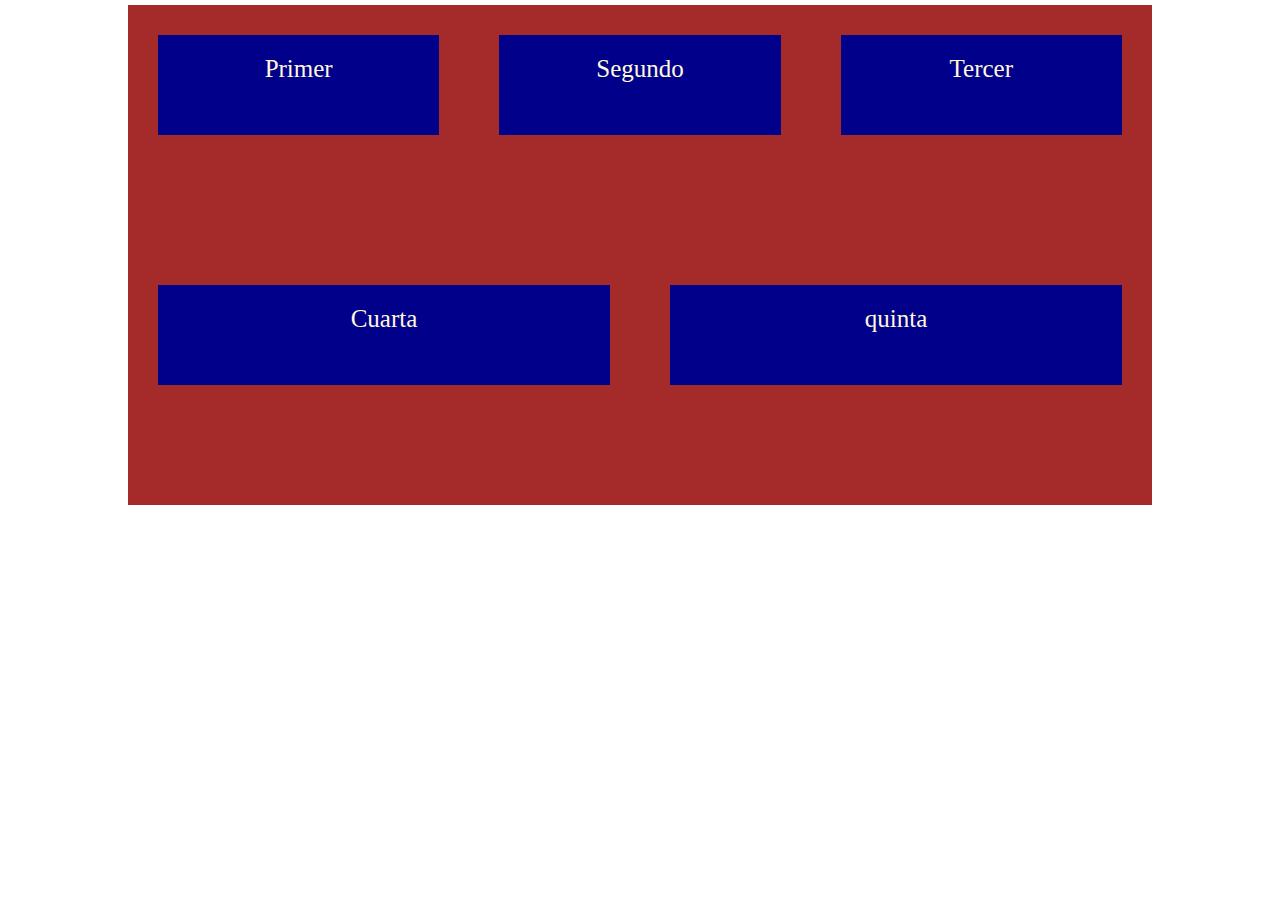
<file: index.html>
<!DOCTYPE html>
<html lang="en">

<head>
    <meta charset="UTF-8">
    <meta name="viewport" content="width=device-width, initial-scale=1.0">
    <title>Document</title>
    <link rel="stylesheet" href="estilos.css">
</head>

<body>
    <div class="contenedor">
        <div class="hijos">Primer</div>
        <div class="hijos">Segundo</div>
        <div class="hijos">Tercer</div>
        <div class="hijos">Cuarta</div>
        <div class="hijos">quinta</div>

    </div>
</body>

</html>
</file>
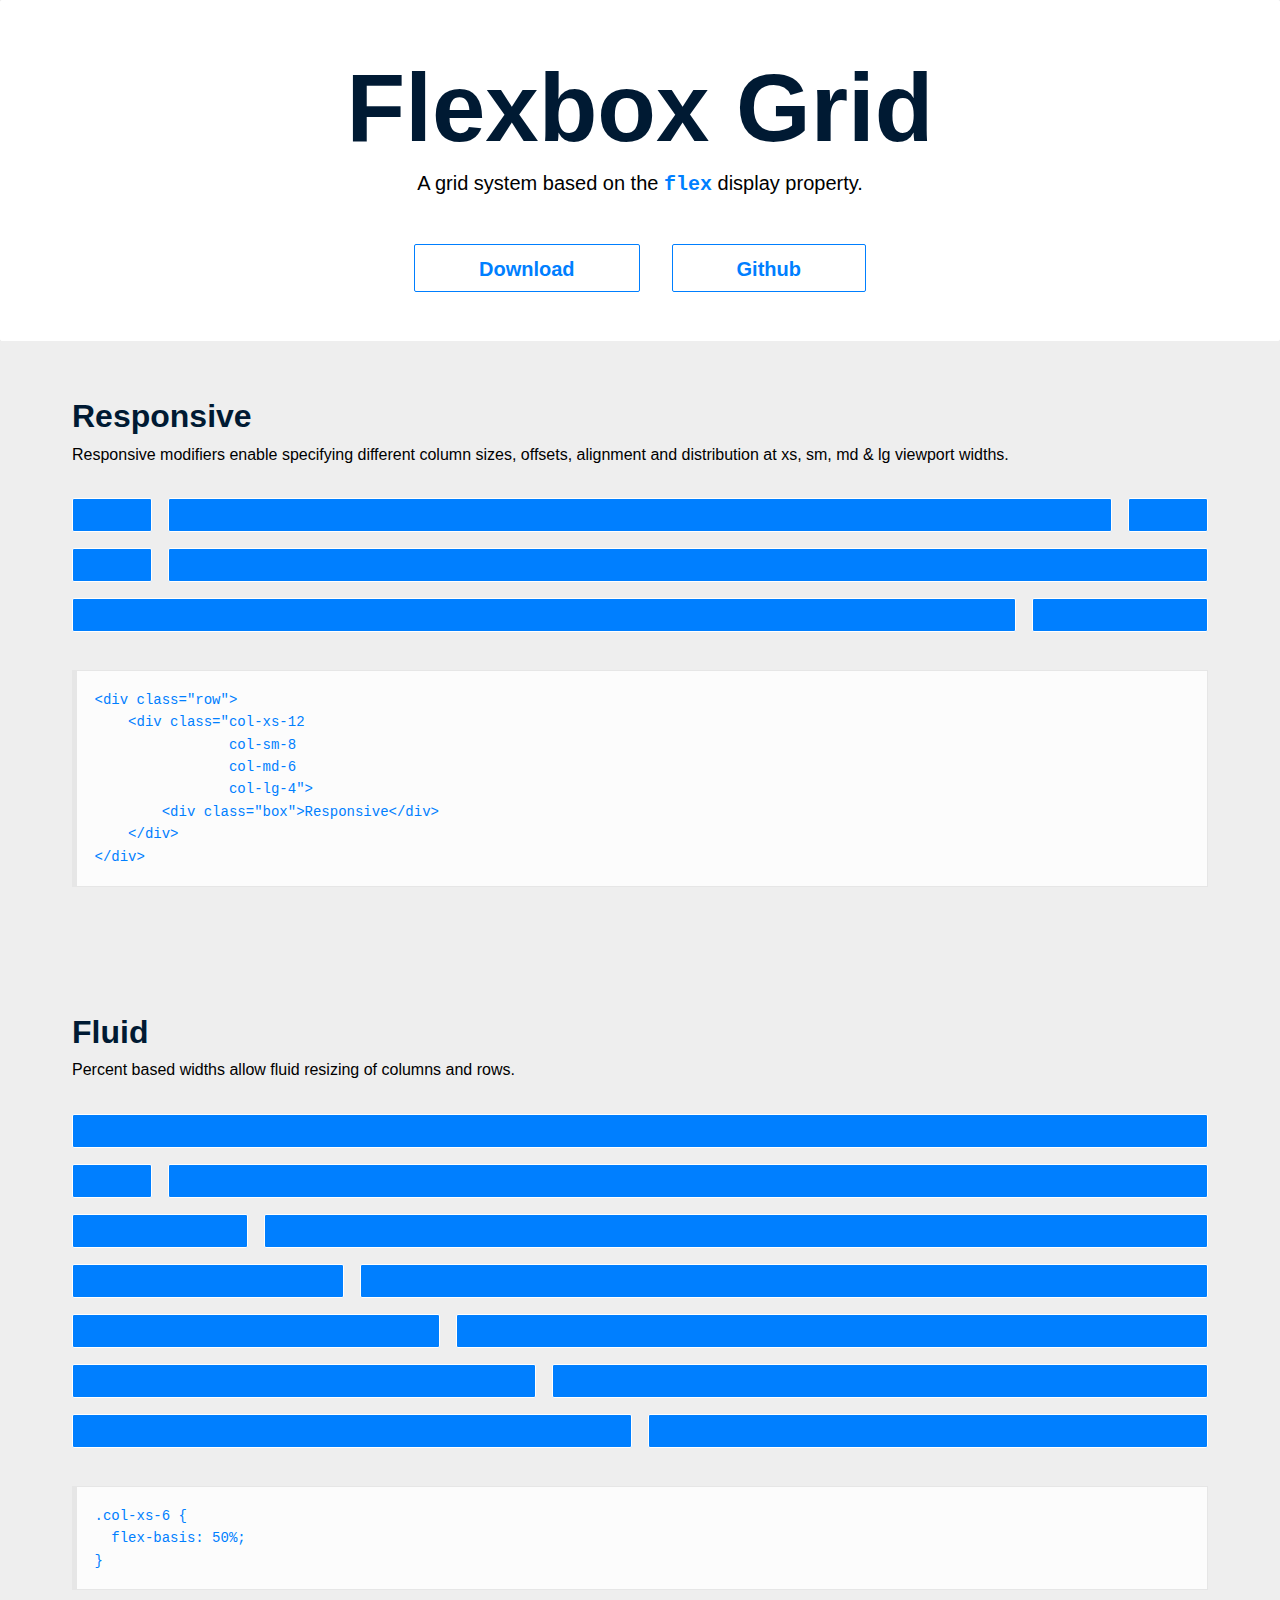
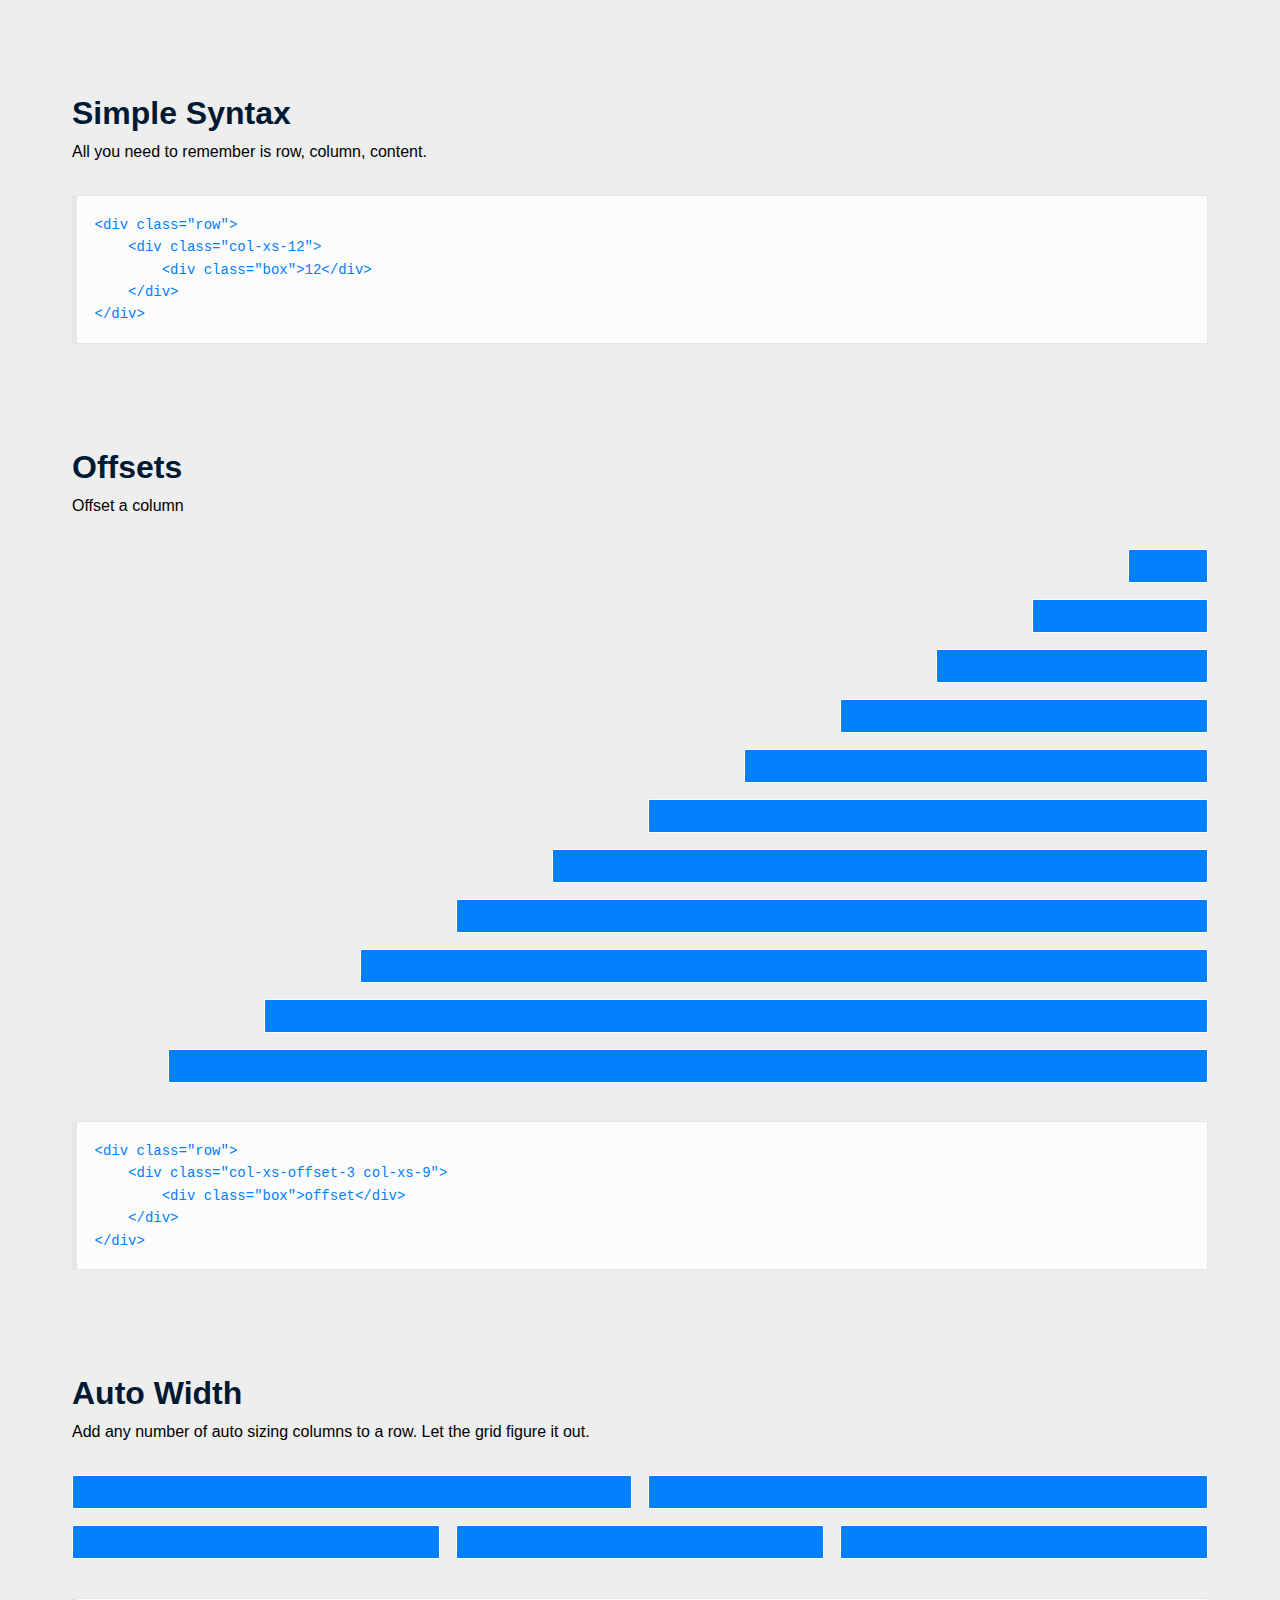
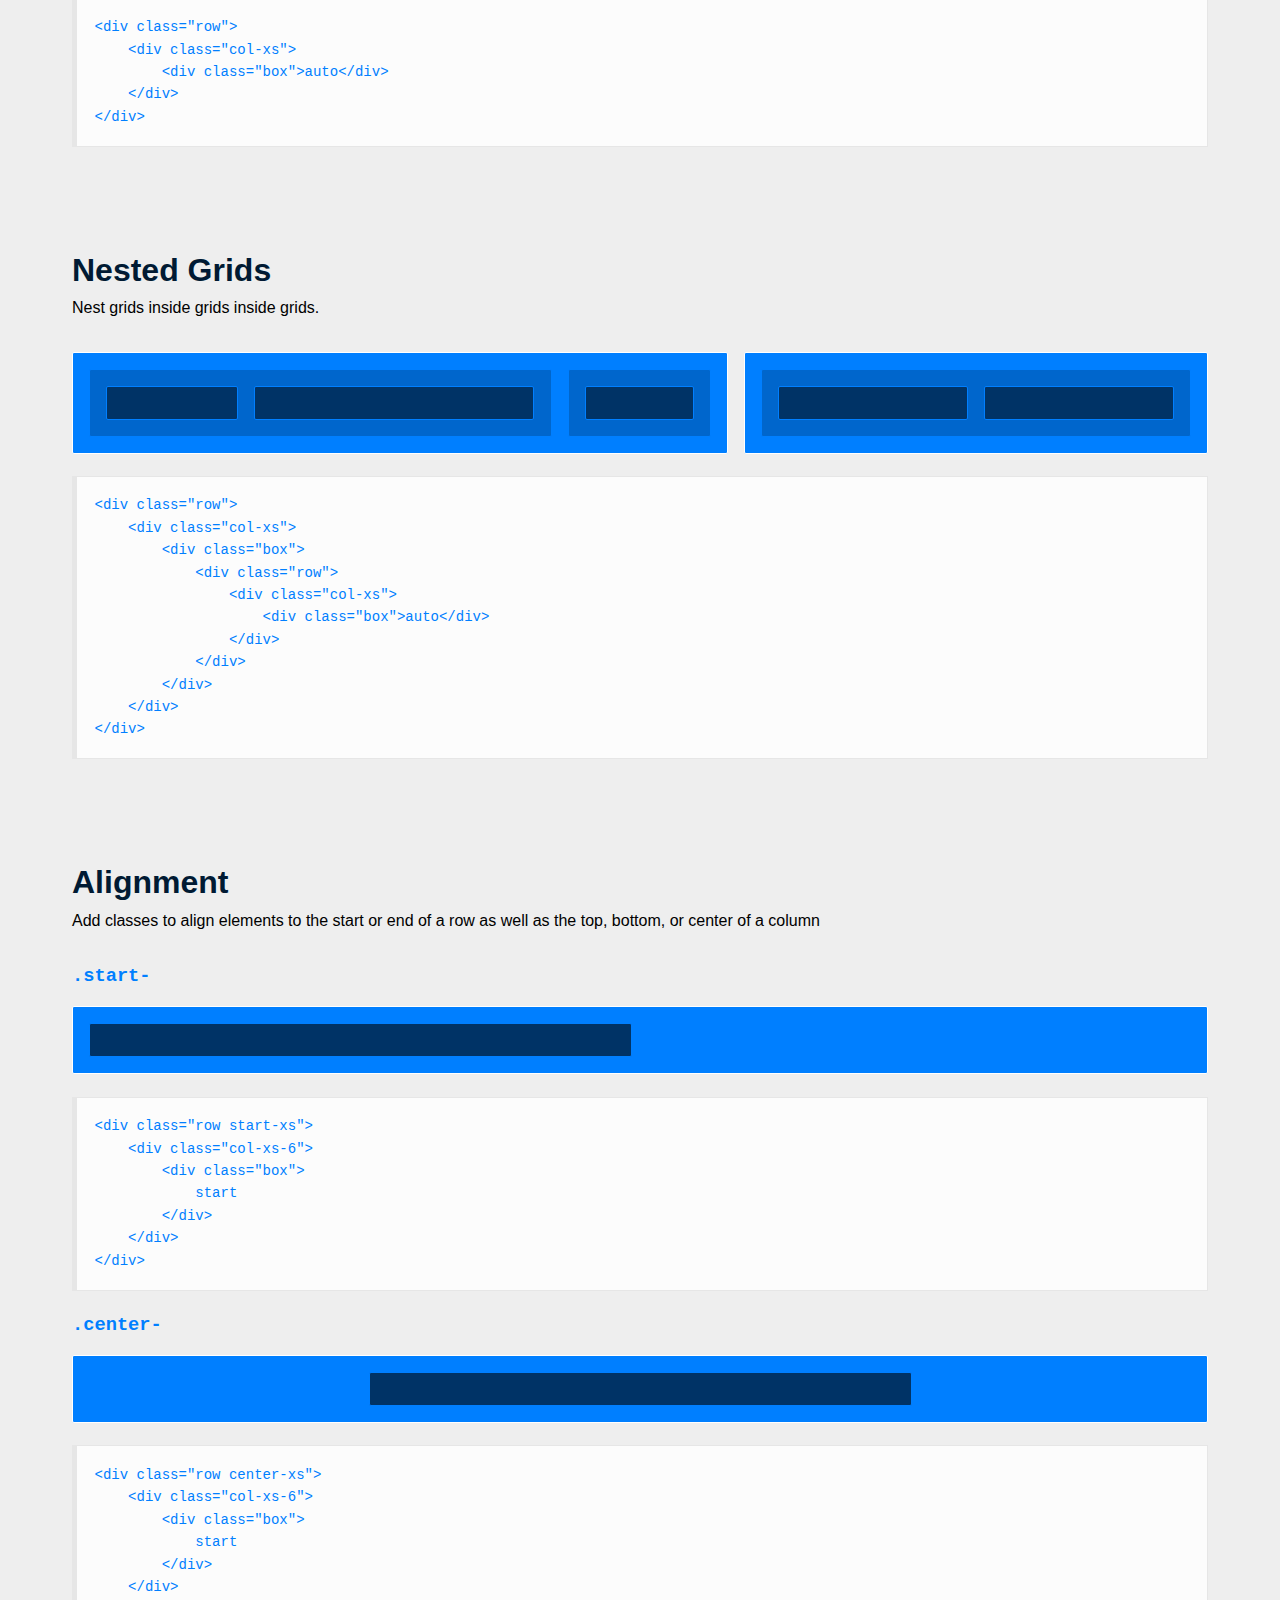
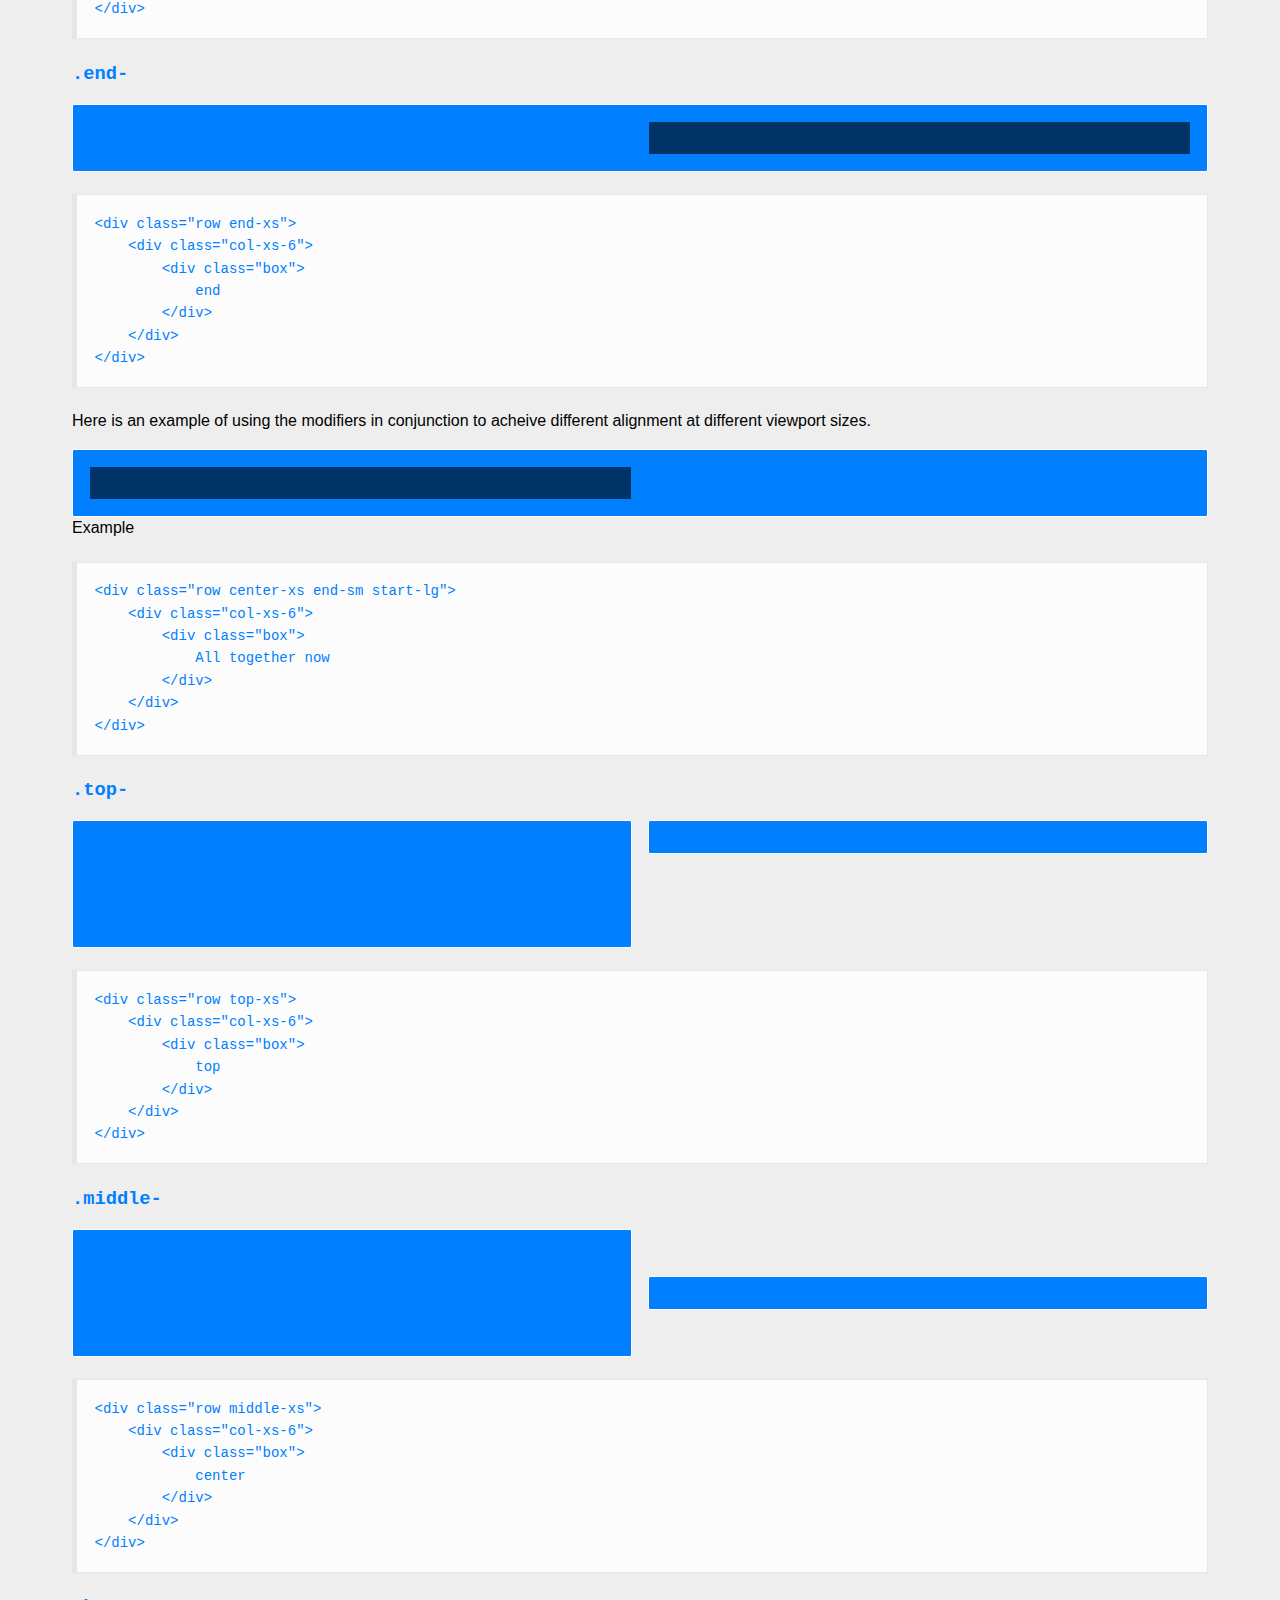
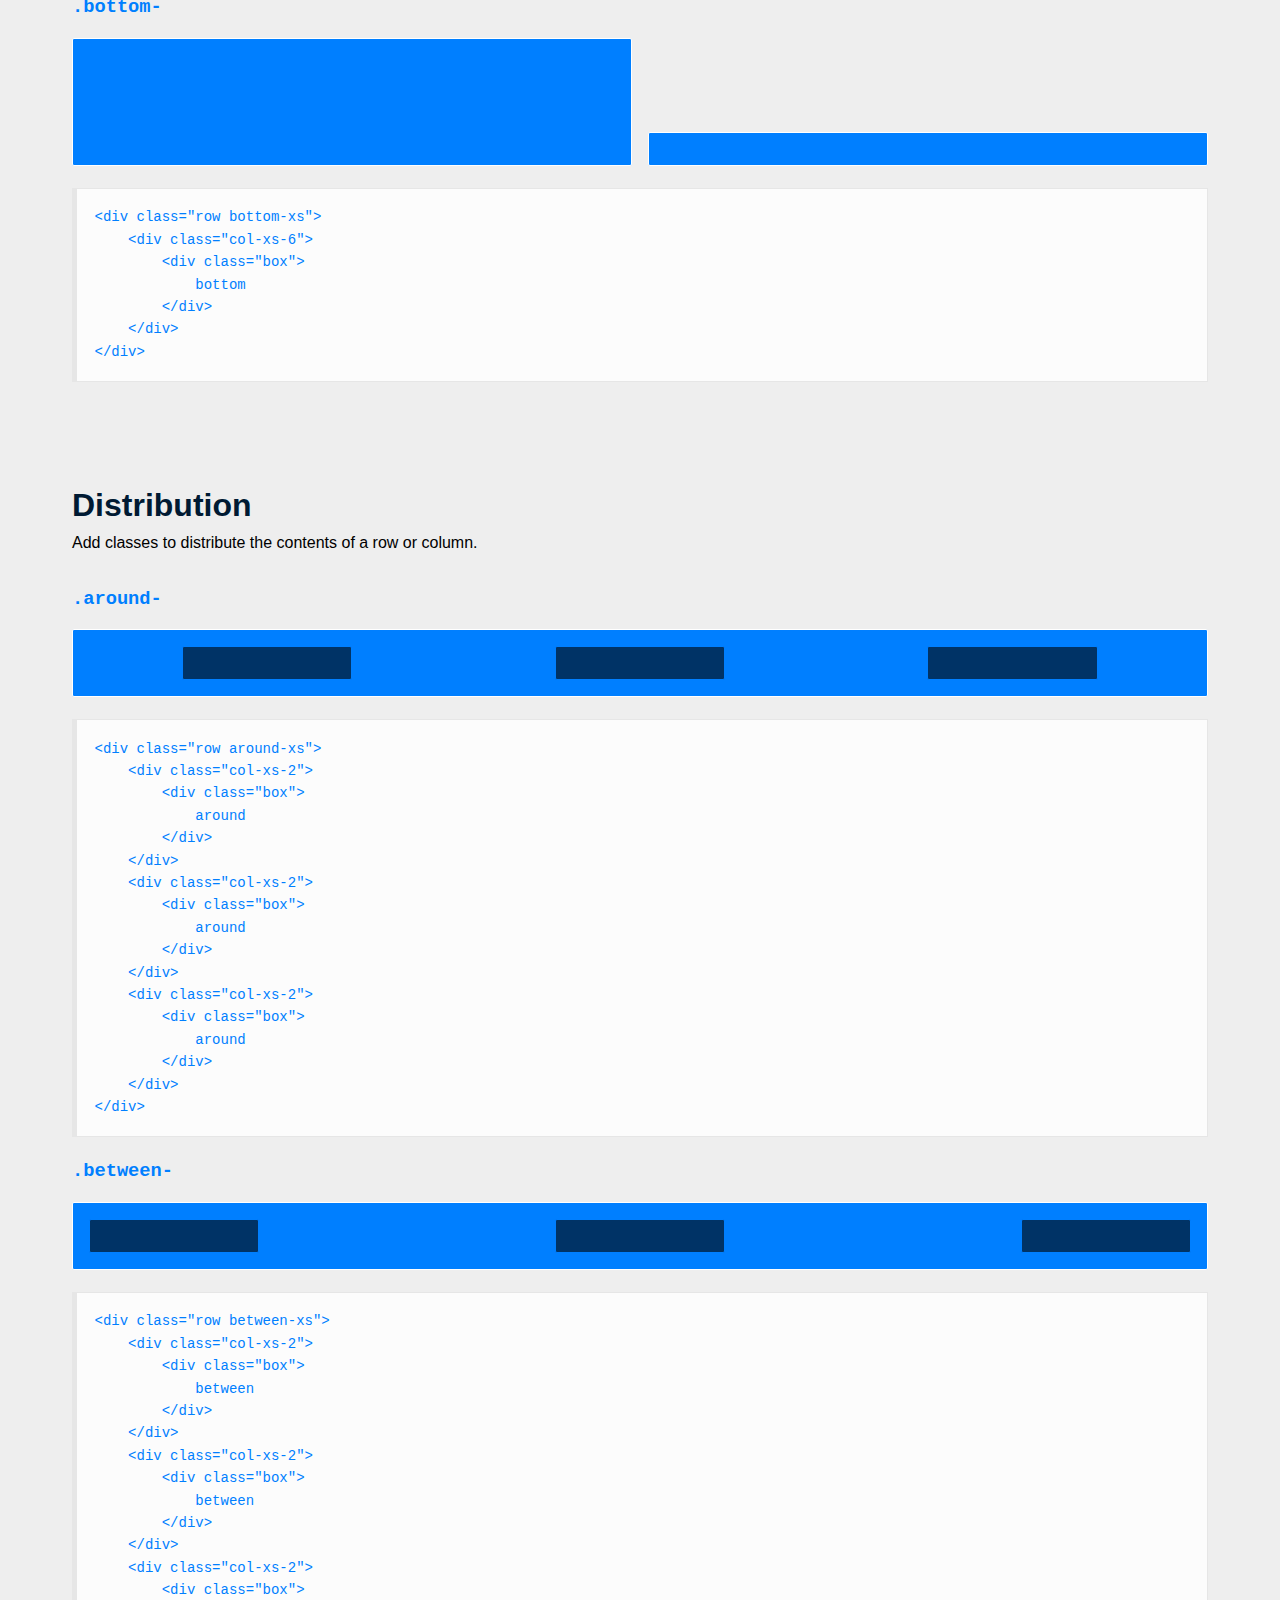
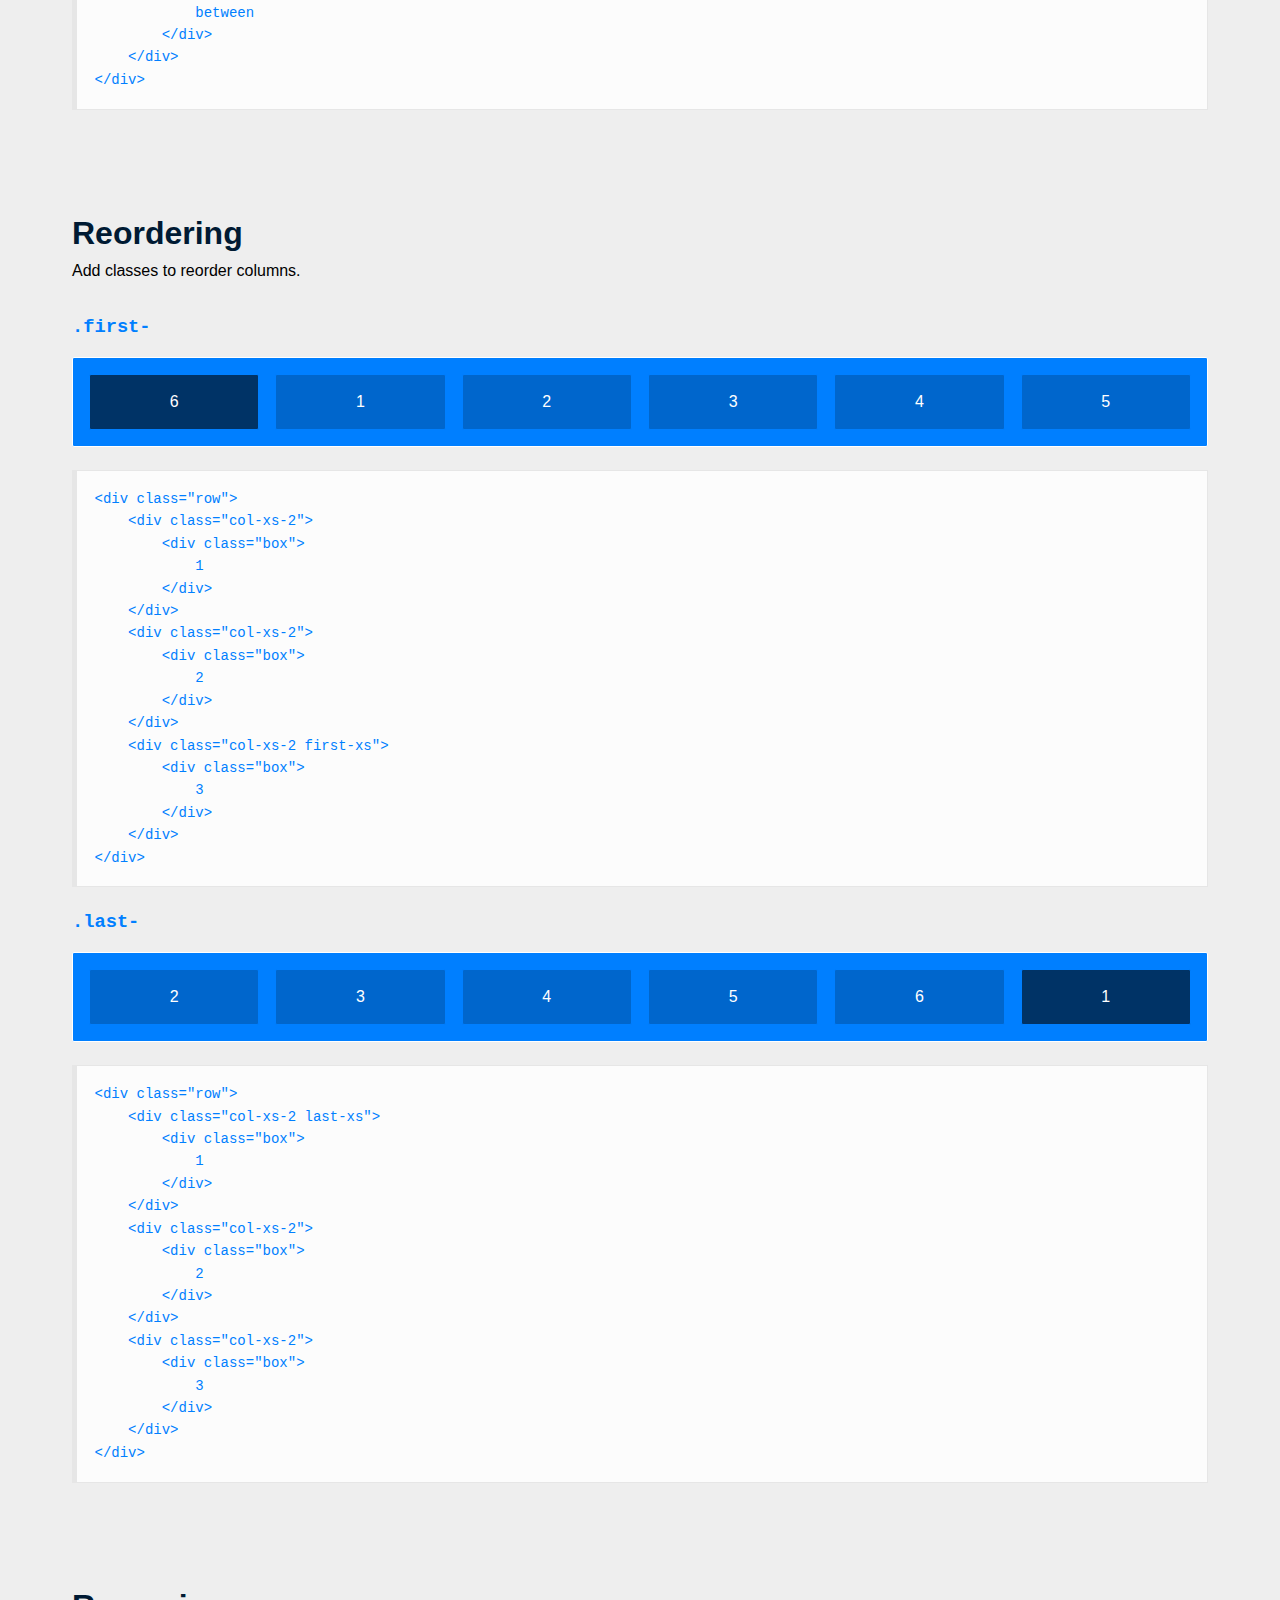
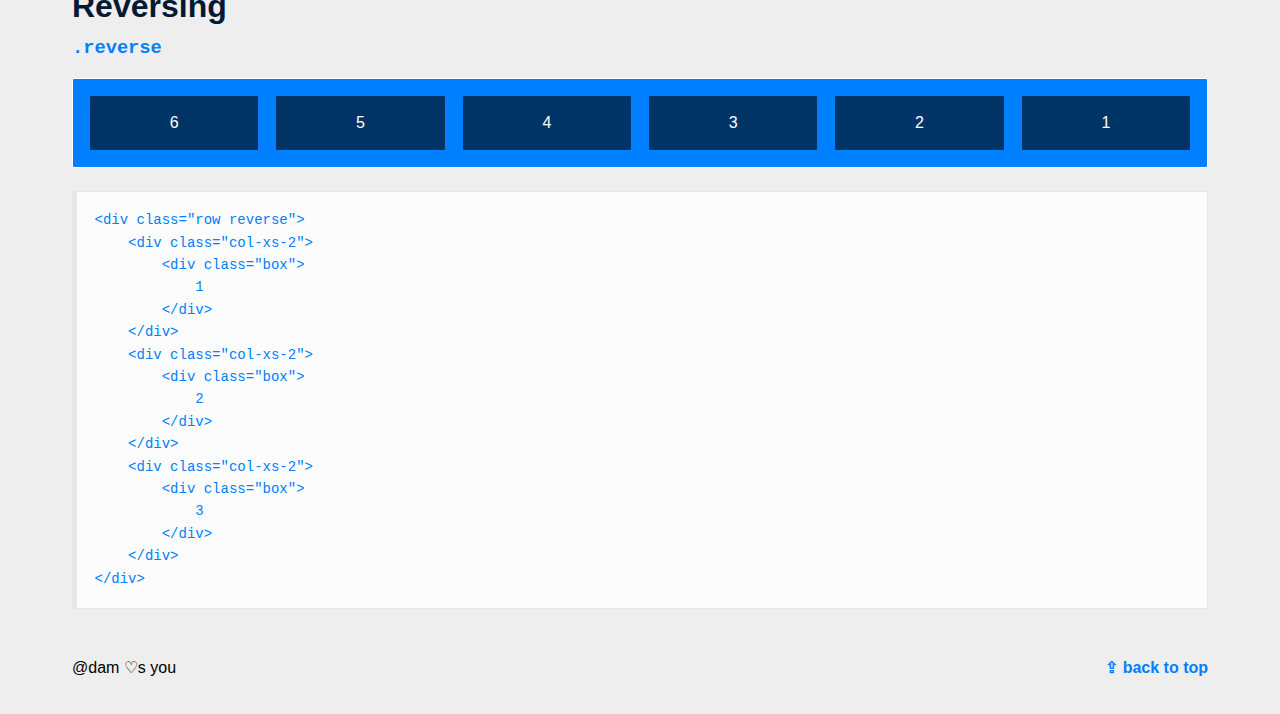
<file: flexboxgrid/index.html>
<!DOCTYPE HTML><html><head><meta charset="utf-8"><meta http-equiv="X-UA-Compatible" content="IE=edge"><title>Flexbox Grid</title><meta name="viewport" content="width=device-width, initial-scale=1"><style>/*! normalize.css v2.1.3 | MIT License | git.io/normalize */article,aside,details,figcaption,figure,footer,header,hgroup,main,nav,section,summary{display:block}audio,canvas,video{display:inline-block}audio:not([controls]){display:none;height:0}[hidden],template{display:none}html{font-family:sans-serif;-ms-text-size-adjust:100%;-webkit-text-size-adjust:100%}a{background:0 0}a:focus{outline:thin dotted}a:active,a:hover{outline:0}h1{font-size:2em;margin:.67em 0}abbr[title]{border-bottom:1px dotted}b,strong{font-weight:700}dfn{font-style:italic}hr{-moz-box-sizing:content-box;box-sizing:content-box;height:0}mark{background:#ff0;color:#000}code,kbd,pre,samp{font-family:monospace,serif;font-size:1em}q{quotes:"\201C" "\201D" "\2018" "\2019"}small{font-size:80%}sub,sup{font-size:75%;line-height:0;position:relative;vertical-align:baseline}sup{top:-.5em}sub{bottom:-.25em}img{border:0}svg:not(:root){overflow:hidden}figure{margin:0}fieldset{border:1px solid silver;margin:0 2px;padding:.35em .625em .75em}legend{border:0;padding:0}button,input,select,textarea{font-family:inherit;font-size:100%;margin:0}button,input{line-height:normal}button,select{text-transform:none}button,html input[type=button],input[type=reset],input[type=submit]{-webkit-appearance:button;cursor:pointer}button[disabled],html input[disabled]{cursor:default}input[type=checkbox],input[type=radio]{box-sizing:border-box;padding:0}input[type=search]{-webkit-appearance:textfield;-moz-box-sizing:content-box;-webkit-box-sizing:content-box;box-sizing:content-box}input[type=search]::-webkit-search-cancel-button,input[type=search]::-webkit-search-decoration{-webkit-appearance:none}button::-moz-focus-inner,input::-moz-focus-inner{border:0;padding:0}textarea{overflow:auto;vertical-align:top}table{border-collapse:collapse;border-spacing:0}body{box-sizing:border-box;padding:0;margin:0;font-size:18px;font-family:HelveticaNeue-Light,"Helvetica Neue Light","Helvetica Neue",Helvetica,Arial,"Lucida Grande",sans-serif;font-weight:400;background:#EEE;line-height:1.4rem}h1,h2,h3,h4,h5,h6{font-family:Gibson,HelveticaNeue-Light,"Helvetica Neue Light","Helvetica Neue",Helvetica,Arial,"Lucida Grande",sans-serif;color:#001A33}h2{font-size:2rem;margin:1rem 0}:focus{outline-color:transparent;outline-style:none}h2+p{margin:0 0 2rem}a{text-decoration:none;color:#007FFF;padding:0 0 .2rem;font-weight:700}a:hover{color:#007FFF}pre{overflow-x:auto;padding:1.25em;border:1px solid #e6e6e6;border-left-width:5px;margin:1.6em 0;font-size:.875em;background:#fcfcfc;white-space:pre;word-wrap:normal}code{color:#007FFF}.layout{display:flex;min-height:100vh;flex-direction:column}.page-nav{box-sizing:border-box;position:fixed;padding:.5rem;width:100%;background:0 0}.page{z-index:0;background:#EEE}.wrap{box-sizing:border-box;max-width:1200px;margin:0 auto}.page-section{padding-top:3rem;margin-bottom:3rem}.page-features{width:100%;background:#001a33;overflow:scroll}.menu-button{position:fixed;top:.75rem;right:.75rem;z-index:1;box-sizing:border-box;padding:.45rem;height:3rem;width:3rem;background:#FFF;border:1px solid transparent;user-select:none}.menu-button:hover{border:1px solid #007FFF;border-radius:2px}.menu-button:active{background:#EEE;border:1px solid transparent}.open{transform:translate3d(-15rem,0,0)}.menu-button-icon{width:2rem;height:2rem}.hero{box-sizing:border-box;padding:2rem;background:#FFF;border:1px solid #FFF;border-radius:2px}.hero-headline{font-size:3rem;white-space:nowrap;margin-bottom:0}.hero-copy{font-size:1rem;margin-bottom:0;padding:0 2rem;text-align:center}.slide-menu{display:block;position:fixed;overflow:auto;top:0;right:0;bottom:0;height:100%;width:250px}.menu{box-sizing:border-box;padding-bottom:5rem;background:#001a33}.menu-header{box-sizing:border-box;padding:3rem 3rem 0;color:#eee}.menu-list{margin:0;padding:0;list-style:none}.menu-list-item{height:3rem;line-height:3rem;font-size:1rem;color:#007FFF;background:0 0;transition:all .2s ease-in}.menu-link{box-sizing:border-box;padding-left:3rem;display:block;color:#007FFF;transition:color .2s ease-in}.menu-link:hover{color:#3298ff;border-bottom:0}.link-top{align-self:flex-end}.button{position:relative;display:inline-block;box-sizing:border-box;min-width:11rem;padding:0 4rem;margin:1rem;height:3rem;line-height:3rem;border:1px solid #007FFF;border-radius:2px;color:#007FFF;font-size:1.25rem;transition:background-color,.15s}.button:hover{background:#39F;border-color:#39F;color:#FFF;text-shadow:0 1px #007FFF}.button:active{background:#007FFF;color:#FFF;border-top:2px solid #06C}.box,.box-first,.box-large,.box-nested,.box-row{position:relative;box-sizing:border-box;min-height:1rem;margin-bottom:0;background:#007FFF;border:1px solid #FFF;border-radius:2px;overflow:hidden;text-align:center;color:#fff}.box-row{margin-bottom:1rem}.box-first{background:#06C;border-color:#007FFF}.box-nested{background:#036;border-color:#007FFF}.box-large{height:8rem}.box-container{box-sizing:border-box;padding:.5rem}.page-footer{box-sizing:border-box;padding-bottom:3rem}.tag{color:#000;font-weight:400}.end{text-align:end}.invisible-xs{display:none;visibility:hidden}.visible-xs{display:block;visibility:visible}@media only screen and (min-width:48rem){body{font-size:16px}.slide-menu{width:25%}.open{transform:translate3d(0,0,0)}.hero-headline{font-size:6rem;margin-bottom:2rem}.hero-copy{font-size:1.25rem;margin-bottom:2rem}.box,.box-first,.box-large,.box-nested,.box-row{padding:1rem}.invisible-md{display:none;visibility:hidden}.visible-md{display:block;visibility:visible}}.container,.container-fluid{margin-right:auto;margin-left:auto}.container-fluid{padding-right:2rem;padding-left:2rem}.row{box-sizing:border-box;display:-webkit-box;display:-ms-flexbox;display:flex;-webkit-box-flex:0;-ms-flex:0 1 auto;flex:0 1 auto;-webkit-box-orient:horizontal;-webkit-box-direction:normal;-ms-flex-direction:row;flex-direction:row;-ms-flex-wrap:wrap;flex-wrap:wrap;margin-right:-.5rem;margin-left:-.5rem}.row.reverse{-webkit-box-orient:horizontal;-webkit-box-direction:reverse;-ms-flex-direction:row-reverse;flex-direction:row-reverse}.col.reverse{-webkit-box-orient:vertical;-webkit-box-direction:reverse;-ms-flex-direction:column-reverse;flex-direction:column-reverse}.col-xs,.col-xs-1,.col-xs-10,.col-xs-11,.col-xs-12,.col-xs-2,.col-xs-3,.col-xs-4,.col-xs-5,.col-xs-6,.col-xs-7,.col-xs-8,.col-xs-9,.col-xs-offset-0,.col-xs-offset-1,.col-xs-offset-10,.col-xs-offset-11,.col-xs-offset-12,.col-xs-offset-2,.col-xs-offset-3,.col-xs-offset-4,.col-xs-offset-5,.col-xs-offset-6,.col-xs-offset-7,.col-xs-offset-8,.col-xs-offset-9{box-sizing:border-box;-webkit-box-flex:0;-ms-flex:0 0 auto;flex:0 0 auto;padding-right:.5rem;padding-left:.5rem}.col-xs{-webkit-box-flex:1;-ms-flex-positive:1;flex-grow:1;-ms-flex-preferred-size:0;flex-basis:0;max-width:100%}.col-xs-1{-ms-flex-preferred-size:8.33333333%;flex-basis:8.33333333%;max-width:8.33333333%}.col-xs-2{-ms-flex-preferred-size:16.66666667%;flex-basis:16.66666667%;max-width:16.66666667%}.col-xs-3{-ms-flex-preferred-size:25%;flex-basis:25%;max-width:25%}.col-xs-4{-ms-flex-preferred-size:33.33333333%;flex-basis:33.33333333%;max-width:33.33333333%}.col-xs-5{-ms-flex-preferred-size:41.66666667%;flex-basis:41.66666667%;max-width:41.66666667%}.col-xs-6{-ms-flex-preferred-size:50%;flex-basis:50%;max-width:50%}.col-xs-7{-ms-flex-preferred-size:58.33333333%;flex-basis:58.33333333%;max-width:58.33333333%}.col-xs-8{-ms-flex-preferred-size:66.66666667%;flex-basis:66.66666667%;max-width:66.66666667%}.col-xs-9{-ms-flex-preferred-size:75%;flex-basis:75%;max-width:75%}.col-xs-10{-ms-flex-preferred-size:83.33333333%;flex-basis:83.33333333%;max-width:83.33333333%}.col-xs-11{-ms-flex-preferred-size:91.66666667%;flex-basis:91.66666667%;max-width:91.66666667%}.col-xs-12{-ms-flex-preferred-size:100%;flex-basis:100%;max-width:100%}.col-xs-offset-0{margin-left:0}.col-xs-offset-1{margin-left:8.33333333%}.col-xs-offset-2{margin-left:16.66666667%}.col-xs-offset-3{margin-left:25%}.col-xs-offset-4{margin-left:33.33333333%}.col-xs-offset-5{margin-left:41.66666667%}.col-xs-offset-6{margin-left:50%}.col-xs-offset-7{margin-left:58.33333333%}.col-xs-offset-8{margin-left:66.66666667%}.col-xs-offset-9{margin-left:75%}.col-xs-offset-10{margin-left:83.33333333%}.col-xs-offset-11{margin-left:91.66666667%}.start-xs{-webkit-box-pack:start;-ms-flex-pack:start;justify-content:flex-start;text-align:start}.center-xs{-webkit-box-pack:center;-ms-flex-pack:center;justify-content:center;text-align:center}.end-xs{-webkit-box-pack:end;-ms-flex-pack:end;justify-content:flex-end;text-align:end}.top-xs{-webkit-box-align:start;-ms-flex-align:start;align-items:flex-start}.middle-xs{-webkit-box-align:center;-ms-flex-align:center;align-items:center}.bottom-xs{-webkit-box-align:end;-ms-flex-align:end;align-items:flex-end}.around-xs{-ms-flex-pack:distribute;justify-content:space-around}.between-xs{-webkit-box-pack:justify;-ms-flex-pack:justify;justify-content:space-between}.first-xs{-webkit-box-ordinal-group:0;-ms-flex-order:-1;order:-1}.last-xs{-webkit-box-ordinal-group:2;-ms-flex-order:1;order:1}@media only screen and (min-width:48em){.container{width:49rem}.col-sm,.col-sm-1,.col-sm-10,.col-sm-11,.col-sm-12,.col-sm-2,.col-sm-3,.col-sm-4,.col-sm-5,.col-sm-6,.col-sm-7,.col-sm-8,.col-sm-9,.col-sm-offset-0,.col-sm-offset-1,.col-sm-offset-10,.col-sm-offset-11,.col-sm-offset-12,.col-sm-offset-2,.col-sm-offset-3,.col-sm-offset-4,.col-sm-offset-5,.col-sm-offset-6,.col-sm-offset-7,.col-sm-offset-8,.col-sm-offset-9{box-sizing:border-box;-webkit-box-flex:0;-ms-flex:0 0 auto;flex:0 0 auto;padding-right:.5rem;padding-left:.5rem}.col-sm{-webkit-box-flex:1;-ms-flex-positive:1;flex-grow:1;-ms-flex-preferred-size:0;flex-basis:0;max-width:100%}.col-sm-1{-ms-flex-preferred-size:8.33333333%;flex-basis:8.33333333%;max-width:8.33333333%}.col-sm-2{-ms-flex-preferred-size:16.66666667%;flex-basis:16.66666667%;max-width:16.66666667%}.col-sm-3{-ms-flex-preferred-size:25%;flex-basis:25%;max-width:25%}.col-sm-4{-ms-flex-preferred-size:33.33333333%;flex-basis:33.33333333%;max-width:33.33333333%}.col-sm-5{-ms-flex-preferred-size:41.66666667%;flex-basis:41.66666667%;max-width:41.66666667%}.col-sm-6{-ms-flex-preferred-size:50%;flex-basis:50%;max-width:50%}.col-sm-7{-ms-flex-preferred-size:58.33333333%;flex-basis:58.33333333%;max-width:58.33333333%}.col-sm-8{-ms-flex-preferred-size:66.66666667%;flex-basis:66.66666667%;max-width:66.66666667%}.col-sm-9{-ms-flex-preferred-size:75%;flex-basis:75%;max-width:75%}.col-sm-10{-ms-flex-preferred-size:83.33333333%;flex-basis:83.33333333%;max-width:83.33333333%}.col-sm-11{-ms-flex-preferred-size:91.66666667%;flex-basis:91.66666667%;max-width:91.66666667%}.col-sm-12{-ms-flex-preferred-size:100%;flex-basis:100%;max-width:100%}.col-sm-offset-0{margin-left:0}.col-sm-offset-1{margin-left:8.33333333%}.col-sm-offset-2{margin-left:16.66666667%}.col-sm-offset-3{margin-left:25%}.col-sm-offset-4{margin-left:33.33333333%}.col-sm-offset-5{margin-left:41.66666667%}.col-sm-offset-6{margin-left:50%}.col-sm-offset-7{margin-left:58.33333333%}.col-sm-offset-8{margin-left:66.66666667%}.col-sm-offset-9{margin-left:75%}.col-sm-offset-10{margin-left:83.33333333%}.col-sm-offset-11{margin-left:91.66666667%}.start-sm{-webkit-box-pack:start;-ms-flex-pack:start;justify-content:flex-start;text-align:start}.center-sm{-webkit-box-pack:center;-ms-flex-pack:center;justify-content:center;text-align:center}.end-sm{-webkit-box-pack:end;-ms-flex-pack:end;justify-content:flex-end;text-align:end}.top-sm{-webkit-box-align:start;-ms-flex-align:start;align-items:flex-start}.middle-sm{-webkit-box-align:center;-ms-flex-align:center;align-items:center}.bottom-sm{-webkit-box-align:end;-ms-flex-align:end;align-items:flex-end}.around-sm{-ms-flex-pack:distribute;justify-content:space-around}.between-sm{-webkit-box-pack:justify;-ms-flex-pack:justify;justify-content:space-between}.first-sm{-webkit-box-ordinal-group:0;-ms-flex-order:-1;order:-1}.last-sm{-webkit-box-ordinal-group:2;-ms-flex-order:1;order:1}}@media only screen and (min-width:64em){.container{width:65rem}.col-md,.col-md-1,.col-md-10,.col-md-11,.col-md-12,.col-md-2,.col-md-3,.col-md-4,.col-md-5,.col-md-6,.col-md-7,.col-md-8,.col-md-9,.col-md-offset-0,.col-md-offset-1,.col-md-offset-10,.col-md-offset-11,.col-md-offset-12,.col-md-offset-2,.col-md-offset-3,.col-md-offset-4,.col-md-offset-5,.col-md-offset-6,.col-md-offset-7,.col-md-offset-8,.col-md-offset-9{box-sizing:border-box;-webkit-box-flex:0;-ms-flex:0 0 auto;flex:0 0 auto;padding-right:.5rem;padding-left:.5rem}.col-md{-webkit-box-flex:1;-ms-flex-positive:1;flex-grow:1;-ms-flex-preferred-size:0;flex-basis:0;max-width:100%}.col-md-1{-ms-flex-preferred-size:8.33333333%;flex-basis:8.33333333%;max-width:8.33333333%}.col-md-2{-ms-flex-preferred-size:16.66666667%;flex-basis:16.66666667%;max-width:16.66666667%}.col-md-3{-ms-flex-preferred-size:25%;flex-basis:25%;max-width:25%}.col-md-4{-ms-flex-preferred-size:33.33333333%;flex-basis:33.33333333%;max-width:33.33333333%}.col-md-5{-ms-flex-preferred-size:41.66666667%;flex-basis:41.66666667%;max-width:41.66666667%}.col-md-6{-ms-flex-preferred-size:50%;flex-basis:50%;max-width:50%}.col-md-7{-ms-flex-preferred-size:58.33333333%;flex-basis:58.33333333%;max-width:58.33333333%}.col-md-8{-ms-flex-preferred-size:66.66666667%;flex-basis:66.66666667%;max-width:66.66666667%}.col-md-9{-ms-flex-preferred-size:75%;flex-basis:75%;max-width:75%}.col-md-10{-ms-flex-preferred-size:83.33333333%;flex-basis:83.33333333%;max-width:83.33333333%}.col-md-11{-ms-flex-preferred-size:91.66666667%;flex-basis:91.66666667%;max-width:91.66666667%}.col-md-12{-ms-flex-preferred-size:100%;flex-basis:100%;max-width:100%}.col-md-offset-0{margin-left:0}.col-md-offset-1{margin-left:8.33333333%}.col-md-offset-2{margin-left:16.66666667%}.col-md-offset-3{margin-left:25%}.col-md-offset-4{margin-left:33.33333333%}.col-md-offset-5{margin-left:41.66666667%}.col-md-offset-6{margin-left:50%}.col-md-offset-7{margin-left:58.33333333%}.col-md-offset-8{margin-left:66.66666667%}.col-md-offset-9{margin-left:75%}.col-md-offset-10{margin-left:83.33333333%}.col-md-offset-11{margin-left:91.66666667%}.start-md{-webkit-box-pack:start;-ms-flex-pack:start;justify-content:flex-start;text-align:start}.center-md{-webkit-box-pack:center;-ms-flex-pack:center;justify-content:center;text-align:center}.end-md{-webkit-box-pack:end;-ms-flex-pack:end;justify-content:flex-end;text-align:end}.top-md{-webkit-box-align:start;-ms-flex-align:start;align-items:flex-start}.middle-md{-webkit-box-align:center;-ms-flex-align:center;align-items:center}.bottom-md{-webkit-box-align:end;-ms-flex-align:end;align-items:flex-end}.around-md{-ms-flex-pack:distribute;justify-content:space-around}.between-md{-webkit-box-pack:justify;-ms-flex-pack:justify;justify-content:space-between}.first-md{-webkit-box-ordinal-group:0;-ms-flex-order:-1;order:-1}.last-md{-webkit-box-ordinal-group:2;-ms-flex-order:1;order:1}}@media only screen and (min-width:75em){.container{width:76rem}.col-lg,.col-lg-1,.col-lg-10,.col-lg-11,.col-lg-12,.col-lg-2,.col-lg-3,.col-lg-4,.col-lg-5,.col-lg-6,.col-lg-7,.col-lg-8,.col-lg-9,.col-lg-offset-0,.col-lg-offset-1,.col-lg-offset-10,.col-lg-offset-11,.col-lg-offset-12,.col-lg-offset-2,.col-lg-offset-3,.col-lg-offset-4,.col-lg-offset-5,.col-lg-offset-6,.col-lg-offset-7,.col-lg-offset-8,.col-lg-offset-9{box-sizing:border-box;-webkit-box-flex:0;-ms-flex:0 0 auto;flex:0 0 auto;padding-right:.5rem;padding-left:.5rem}.col-lg{-webkit-box-flex:1;-ms-flex-positive:1;flex-grow:1;-ms-flex-preferred-size:0;flex-basis:0;max-width:100%}.col-lg-1{-ms-flex-preferred-size:8.33333333%;flex-basis:8.33333333%;max-width:8.33333333%}.col-lg-2{-ms-flex-preferred-size:16.66666667%;flex-basis:16.66666667%;max-width:16.66666667%}.col-lg-3{-ms-flex-preferred-size:25%;flex-basis:25%;max-width:25%}.col-lg-4{-ms-flex-preferred-size:33.33333333%;flex-basis:33.33333333%;max-width:33.33333333%}.col-lg-5{-ms-flex-preferred-size:41.66666667%;flex-basis:41.66666667%;max-width:41.66666667%}.col-lg-6{-ms-flex-preferred-size:50%;flex-basis:50%;max-width:50%}.col-lg-7{-ms-flex-preferred-size:58.33333333%;flex-basis:58.33333333%;max-width:58.33333333%}.col-lg-8{-ms-flex-preferred-size:66.66666667%;flex-basis:66.66666667%;max-width:66.66666667%}.col-lg-9{-ms-flex-preferred-size:75%;flex-basis:75%;max-width:75%}.col-lg-10{-ms-flex-preferred-size:83.33333333%;flex-basis:83.33333333%;max-width:83.33333333%}.col-lg-11{-ms-flex-preferred-size:91.66666667%;flex-basis:91.66666667%;max-width:91.66666667%}.col-lg-12{-ms-flex-preferred-size:100%;flex-basis:100%;max-width:100%}.col-lg-offset-0{margin-left:0}.col-lg-offset-1{margin-left:8.33333333%}.col-lg-offset-2{margin-left:16.66666667%}.col-lg-offset-3{margin-left:25%}.col-lg-offset-4{margin-left:33.33333333%}.col-lg-offset-5{margin-left:41.66666667%}.col-lg-offset-6{margin-left:50%}.col-lg-offset-7{margin-left:58.33333333%}.col-lg-offset-8{margin-left:66.66666667%}.col-lg-offset-9{margin-left:75%}.col-lg-offset-10{margin-left:83.33333333%}.col-lg-offset-11{margin-left:91.66666667%}.start-lg{-webkit-box-pack:start;-ms-flex-pack:start;justify-content:flex-start;text-align:start}.center-lg{-webkit-box-pack:center;-ms-flex-pack:center;justify-content:center;text-align:center}.end-lg{-webkit-box-pack:end;-ms-flex-pack:end;justify-content:flex-end;text-align:end}.top-lg{-webkit-box-align:start;-ms-flex-align:start;align-items:flex-start}.middle-lg{-webkit-box-align:center;-ms-flex-align:center;align-items:center}.bottom-lg{-webkit-box-align:end;-ms-flex-align:end;align-items:flex-end}.around-lg{-ms-flex-pack:distribute;justify-content:space-around}.between-lg{-webkit-box-pack:justify;-ms-flex-pack:justify;justify-content:space-between}.first-lg{-webkit-box-ordinal-group:0;-ms-flex-order:-1;order:-1}.last-lg{-webkit-box-ordinal-group:2;-ms-flex-order:1;order:1}}</style><script>function loadCSS( href, before, media, callback ){
            "use strict";
            var ss = window.document.createElement( "link" );
            var ref = before || window.document.getElementsByTagName( "script" )[ 0 ];
            var sheets = window.document.styleSheets;
            ss.rel = "stylesheet";
            ss.href = href;
            ss.media = "only x";
            ref.parentNode.insertBefore( ss, ref );
            ss.onloadcssdefined = function( cb ){
              var defined;
              for( var i = 0; i < sheets.length; i++ ){
                if( sheets[ i ].href && sheets[ i ].href.indexOf( href ) > -1 ){
                  defined = true;
                }
              }
              if( defined ){
                cb();
              } else {
                setTimeout(function() {
                  ss.onloadcssdefined( cb );
                });
              }
            };
            ss.onloadcssdefined(function() {
              ss.media = media || "all";
            });
            return ss;
          }
          loadCSS( "//kristoferjoseph.com/font/bold.css" );</script><noscript><link href="//kristoferjoseph.com/font/bold.css" rel="stylesheet"></noscript></head><body class="layout"><div class="page js-page"><header class="hero"><div class="row center-xs"><h1 class="hero-headline">Flexbox Grid</h1></div><div class="row center-xs"><p class="hero-copy">A grid system based on the <a href="http://caniuse.com/#search=flexbox"><code class="inline-anchor">flex</code></a> display property.</p></div><div class="row center-xs"><a class="button invisible-xs visible-md" href="https://github.com/kristoferjoseph/flexboxgrid/archive/v6.3.1.zip">Download</a> <a class="button" href="https://github.com/kristoferjoseph/flexboxgrid">Github</a></div></header><div class="wrap container-fluid"><a name="responsive"></a><section class="page-section"><h2>Responsive</h2><p>Responsive modifiers enable specifying different column sizes, offsets, alignment and distribution at xs, sm, md &amp; lg viewport widths.</p><div class="row"><div class="col-xs-12 col-sm-3 col-md-2 col-lg-1"><div class="box-row"></div></div><div class="col-xs-6 col-sm-6 col-md-8 col-lg-10"><div class="box-row"></div></div><div class="col-xs-6 col-sm-3 col-md-2 col-lg-1"><div class="box-row"></div></div></div><div class="row"><div class="col-xs-12 col-sm-3 col-md-2 col-lg-1"><div class="box-row"></div></div><div class="col-xs-12 col-sm-9 col-md-10 col-lg-11"><div class="box-row"></div></div></div><div class="row"><div class="col-xs-10 col-sm-6 col-md-8 col-lg-10"><div class="box-row"></div></div><div class="col-xs-2 col-sm-6 col-md-4 col-lg-2"><div class="box-row"></div></div></div><pre><code>&lt;div class="row">
    &lt;div class="col-xs-12
                col-sm-8
                col-md-6
                col-lg-4">
        &lt;div class="box">Responsive&lt;/div>
    &lt;/div>
&lt;/div></code></pre></section><a name="fluid"></a><section class="page-section"><br><h2>Fluid</h2><p>Percent based widths allow fluid resizing of columns and rows.</p><div class="row"><div class="col-xs-12"><div class="box-row"></div></div></div><div class="row"><div class="col-xs-1"><div class="box-row"></div></div><div class="col-xs-11"><div class="box-row"></div></div></div><div class="row"><div class="col-xs-2"><div class="box-row"></div></div><div class="col-xs-10"><div class="box-row"></div></div></div><div class="row"><div class="col-xs-3"><div class="box-row"></div></div><div class="col-xs-9"><div class="box-row"></div></div></div><div class="row"><div class="col-xs-4"><div class="box-row"></div></div><div class="col-xs-8"><div class="box-row"></div></div></div><div class="row"><div class="col-xs-5"><div class="box-row"></div></div><div class="col-xs-7"><div class="box-row"></div></div></div><div class="row"><div class="col-xs-6"><div class="box-row"></div></div><div class="col-xs-6"><div class="box-row"></div></div></div><pre><code>.col-xs-6 {
  flex-basis: 50%;
}</code></pre></section><a name="syntax"></a><section class="page-section"><h2>Simple Syntax</h2><p>All you need to remember is row, column, content.</p><pre><code>&lt;div class="row">
    &lt;div class="col-xs-12">
        &lt;div class="box">12&lt;/div>
    &lt;/div>
&lt;/div></code></pre></section><a name="offsets"></a><section class="page-section"><h2>Offsets</h2><p>Offset a column</p><div class="row"><div class="col-xs-offset-11 col-xs-1"><div class="box-row"></div></div></div><div class="row"><div class="col-xs-offset-10 col-xs-2"><div class="box-row"></div></div></div><div class="row"><div class="col-xs-offset-9 col-xs-3"><div class="box-row"></div></div></div><div class="row"><div class="col-xs-offset-8 col-xs-4"><div class="box-row"></div></div></div><div class="row"><div class="col-xs-offset-7 col-xs-5"><div class="box-row"></div></div></div><div class="row"><div class="col-xs-offset-6 col-xs-6"><div class="box-row"></div></div></div><div class="row"><div class="col-xs-offset-5 col-xs-7"><div class="box-row"></div></div></div><div class="row"><div class="col-xs-offset-4 col-xs-8"><div class="box-row"></div></div></div><div class="row"><div class="col-xs-offset-3 col-xs-9"><div class="box-row"></div></div></div><div class="row"><div class="col-xs-offset-2 col-xs-10"><div class="box-row"></div></div></div><div class="row"><div class="col-xs-offset-1 col-xs-11"><div class="box-row"></div></div></div><pre><code>&lt;div class="row">
    &lt;div class="col-xs-offset-3 col-xs-9">
        &lt;div class="box">offset&lt;/div>
    &lt;/div>
&lt;/div></code></pre></section><a name="auto"></a><section class="page-section"><h2>Auto Width</h2><p>Add any number of auto sizing columns to a row. Let the grid figure it out.</p><div class="row"><div class="col-xs"><div class="box-row"></div></div><div class="col-xs"><div class="box-row"></div></div></div><div class="row"><div class="col-xs"><div class="box-row"></div></div><div class="col-xs"><div class="box-row"></div></div><div class="col-xs"><div class="box-row"></div></div></div><pre><code>&lt;div class="row">
    &lt;div class="col-xs">
        &lt;div class="box">auto&lt;/div>
    &lt;/div>
&lt;/div></code></pre></section><a name="nested"></a><section class="page-section"><h2>Nested Grids</h2><p>Nest grids inside grids inside grids.</p><div class="row"><div class="col-xs-7"><div class="box box-container"><div class="row"><div class="col-xs-9"><div class="box-first box-container"><div class="row"><div class="col-xs-4"><div class="box-nested"></div></div><div class="col-xs-8"><div class="box-nested"></div></div></div></div></div><div class="col-xs-3"><div class="box-first box-container"><div class="row"><div class="col-xs"><div class="box-nested"></div></div></div></div></div></div></div></div><div class="col-xs-5"><div class="box box-container"><div class="row"><div class="col-xs-12"><div class="box-first box-container"><div class="row"><div class="col-xs-6"><div class="box-nested"></div></div><div class="col-xs-6"><div class="box-nested"></div></div></div></div></div></div></div></div></div><pre><code>&lt;div class="row">
    &lt;div class="col-xs">
        &lt;div class="box">
            &lt;div class="row">
                &lt;div class="col-xs">
                    &lt;div class="box">auto&lt;/div>
                &lt;/div>
            &lt;/div>
        &lt;/div>
    &lt;/div>
&lt;/div></code></pre></section><a name="alignment"></a><section class="page-section"><h2>Alignment</h2><p>Add classes to align elements to the start or end of a row as well as the top, bottom, or center of a column</p><h3><code>.start-</code></h3><div class="row"><div class="col-xs-12"><div class="box box-container"><div class="row start-xs"><div class="col-xs-6"><div class="box-nested"></div></div></div></div></div></div><pre><code>&lt;div class="row start-xs">
    &lt;div class="col-xs-6">
        &lt;div class="box">
            start
        &lt;/div>
    &lt;/div>
&lt;/div>
</code></pre><h3><code>.center-</code></h3><div class="row"><div class="col-xs-12"><div class="box box-container"><div class="row center-xs"><div class="col-xs-6"><div class="box-nested"></div></div></div></div></div></div><pre><code>&lt;div class="row center-xs">
    &lt;div class="col-xs-6">
        &lt;div class="box">
            start
        &lt;/div>
    &lt;/div>
&lt;/div>
</code></pre><h3><code>.end-</code></h3><div class="row"><div class="col-xs-12"><div class="box box-container"><div class="row end-xs"><div class="col-xs-6"><div class="box-nested"></div></div></div></div></div></div><pre><code>&lt;div class="row end-xs">
    &lt;div class="col-xs-6">
        &lt;div class="box">
            end
        &lt;/div>
    &lt;/div>
&lt;/div>
</code></pre><p>Here is an example of using the modifiers in conjunction to acheive different alignment at different viewport sizes.</p><div class="row"><div class="col-xs-12"><div class="box box-container"><div class="row center-xs end-sm start-lg"><div class="col-xs-6"><div class="box-nested"></div></div></div></div></div></div>Example<pre><code>&lt;div class="row center-xs end-sm start-lg">
    &lt;div class="col-xs-6">
        &lt;div class="box">
            All together now
        &lt;/div>
    &lt;/div>
&lt;/div>
</code></pre><h3><code>.top-</code></h3><div class="row top-xs"><div class="col-xs-6"><div class="box-large"></div></div><div class="col-xs-6"><div class="box"></div></div></div><pre><code>&lt;div class="row top-xs">
    &lt;div class="col-xs-6">
        &lt;div class="box">
            top
        &lt;/div>
    &lt;/div>
&lt;/div>
</code></pre><h3><code>.middle-</code></h3><div class="row middle-xs"><div class="col-xs-6"><div class="box-large"></div></div><div class="col-xs-6"><div class="box"></div></div></div><pre><code>&lt;div class="row middle-xs">
    &lt;div class="col-xs-6">
        &lt;div class="box">
            center
        &lt;/div>
    &lt;/div>
&lt;/div>
</code></pre><h3><code>.bottom-</code></h3><div class="row bottom-xs"><div class="col-xs-6"><div class="box-large"></div></div><div class="col-xs-6"><div class="box"></div></div></div><pre><code>&lt;div class="row bottom-xs">
    &lt;div class="col-xs-6">
        &lt;div class="box">
            bottom
        &lt;/div>
    &lt;/div>
&lt;/div>
</code></pre></section><a name="distribution"></a><section class="page-section"><h2>Distribution</h2><p>Add classes to distribute the contents of a row or column.</p><h3><code>.around-</code></h3><div class="row"><div class="col-xs-12"><div class="box box-container"><div class="row around-xs"><div class="col-xs-2"><div class="box-nested"></div></div><div class="col-xs-2"><div class="box-nested"></div></div><div class="col-xs-2"><div class="box-nested"></div></div></div></div></div></div><pre><code>&lt;div class="row around-xs">
    &lt;div class="col-xs-2">
        &lt;div class="box">
            around
        &lt;/div>
    &lt;/div>
    &lt;div class="col-xs-2">
        &lt;div class="box">
            around
        &lt;/div>
    &lt;/div>
    &lt;div class="col-xs-2">
        &lt;div class="box">
            around
        &lt;/div>
    &lt;/div>
&lt;/div>
</code></pre><h3><code>.between-</code></h3><div class="row"><div class="col-xs-12"><div class="box box-container"><div class="row between-xs"><div class="col-xs-2"><div class="box-nested"></div></div><div class="col-xs-2"><div class="box-nested"></div></div><div class="col-xs-2"><div class="box-nested"></div></div></div></div></div></div><pre><code>&lt;div class="row between-xs">
    &lt;div class="col-xs-2">
        &lt;div class="box">
            between
        &lt;/div>
    &lt;/div>
    &lt;div class="col-xs-2">
        &lt;div class="box">
            between
        &lt;/div>
    &lt;/div>
    &lt;div class="col-xs-2">
        &lt;div class="box">
            between
        &lt;/div>
    &lt;/div>
&lt;/div>
</code></pre></section><a name="reordering"></a><section class="page-section"><h2>Reordering</h2><p>Add classes to reorder columns.</p><h3><code>.first-</code></h3><div class="row"><div class="col-xs-12"><div class="box box-container"><div class="row"><div class="col-xs-2"><div class="box-first">1</div></div><div class="col-xs-2"><div class="box-first">2</div></div><div class="col-xs-2"><div class="box-first">3</div></div><div class="col-xs-2"><div class="box-first">4</div></div><div class="col-xs-2"><div class="box-first">5</div></div><div class="col-xs-2 first-xs"><div class="box-nested">6</div></div></div></div></div></div><pre><code>&lt;div class="row">
    &lt;div class="col-xs-2">
        &lt;div class="box">
            1
        &lt;/div>
    &lt;/div>
    &lt;div class="col-xs-2">
        &lt;div class="box">
            2
        &lt;/div>
    &lt;/div>
    &lt;div class="col-xs-2 first-xs">
        &lt;div class="box">
            3
        &lt;/div>
    &lt;/div>
&lt;/div>
</code></pre><h3><code>.last-</code></h3><div class="row"><div class="col-xs-12"><div class="box box-container"><div class="row"><div class="col-xs-2 last-xs"><div class="box-nested">1</div></div><div class="col-xs-2"><div class="box-first">2</div></div><div class="col-xs-2"><div class="box-first">3</div></div><div class="col-xs-2"><div class="box-first">4</div></div><div class="col-xs-2"><div class="box-first">5</div></div><div class="col-xs-2"><div class="box-first">6</div></div></div></div></div></div><pre><code>&lt;div class="row">
    &lt;div class="col-xs-2 last-xs">
        &lt;div class="box">
            1
        &lt;/div>
    &lt;/div>
    &lt;div class="col-xs-2">
        &lt;div class="box">
            2
        &lt;/div>
    &lt;/div>
    &lt;div class="col-xs-2">
        &lt;div class="box">
            3
        &lt;/div>
    &lt;/div>
&lt;/div>
</code></pre></section><a name="reversing"></a><section class="page-section"><h2>Reversing</h2><h3><code>.reverse</code></h3><div class="row"><div class="col-xs-12"><div class="box box-container"><div class="row reverse"><div class="col-xs-2"><div class="box-nested">1</div></div><div class="col-xs-2"><div class="box-nested">2</div></div><div class="col-xs-2"><div class="box-nested">3</div></div><div class="col-xs-2"><div class="box-nested">4</div></div><div class="col-xs-2"><div class="box-nested">5</div></div><div class="col-xs-2"><div class="box-nested">6</div></div></div></div></div></div><pre><code>&lt;div class="row reverse">
    &lt;div class="col-xs-2">
        &lt;div class="box">
            1
        &lt;/div>
    &lt;/div>
    &lt;div class="col-xs-2">
        &lt;div class="box">
            2
        &lt;/div>
    &lt;/div>
    &lt;div class="col-xs-2">
        &lt;div class="box">
            3
        &lt;/div>
    &lt;/div>
&lt;/div>
</code></pre></section><footer class="page-footer"><div class="row"><div class="col-xs start"><a class="tag" href="http://twitter.com/dam">@dam ♡s you</a></div><div class="col-xs end"><a class="link-top" href="#top">⇪ back to top</a></div></div></footer></div></div><script>(function() {
            document.addEventListener('DOMContentLoaded', function(e) {
              var code = document.createElement('script');
              code.src = 'js/index.js';
              var script = document.getElementsByTagName('script')[0];
              script.parentNode.insertBefore(code, script);
            });
          }());</script></body></html>
</file>
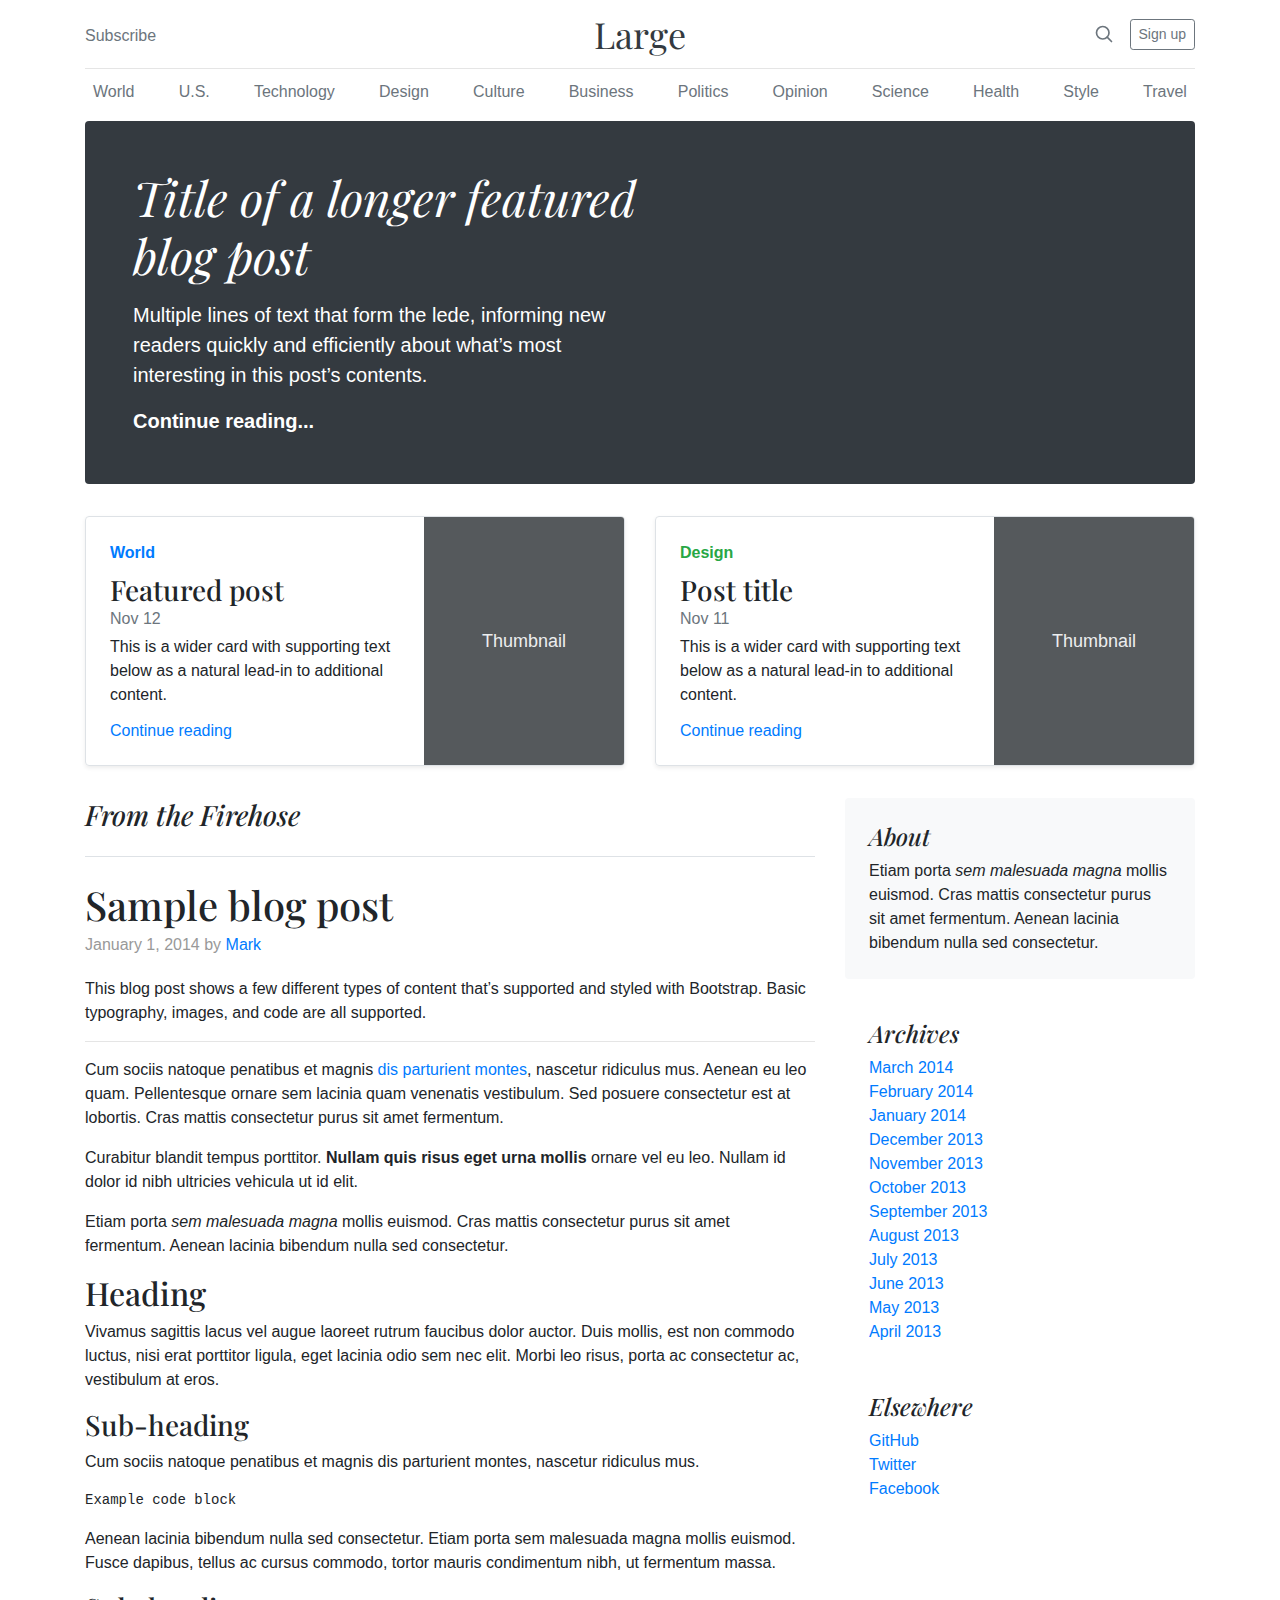
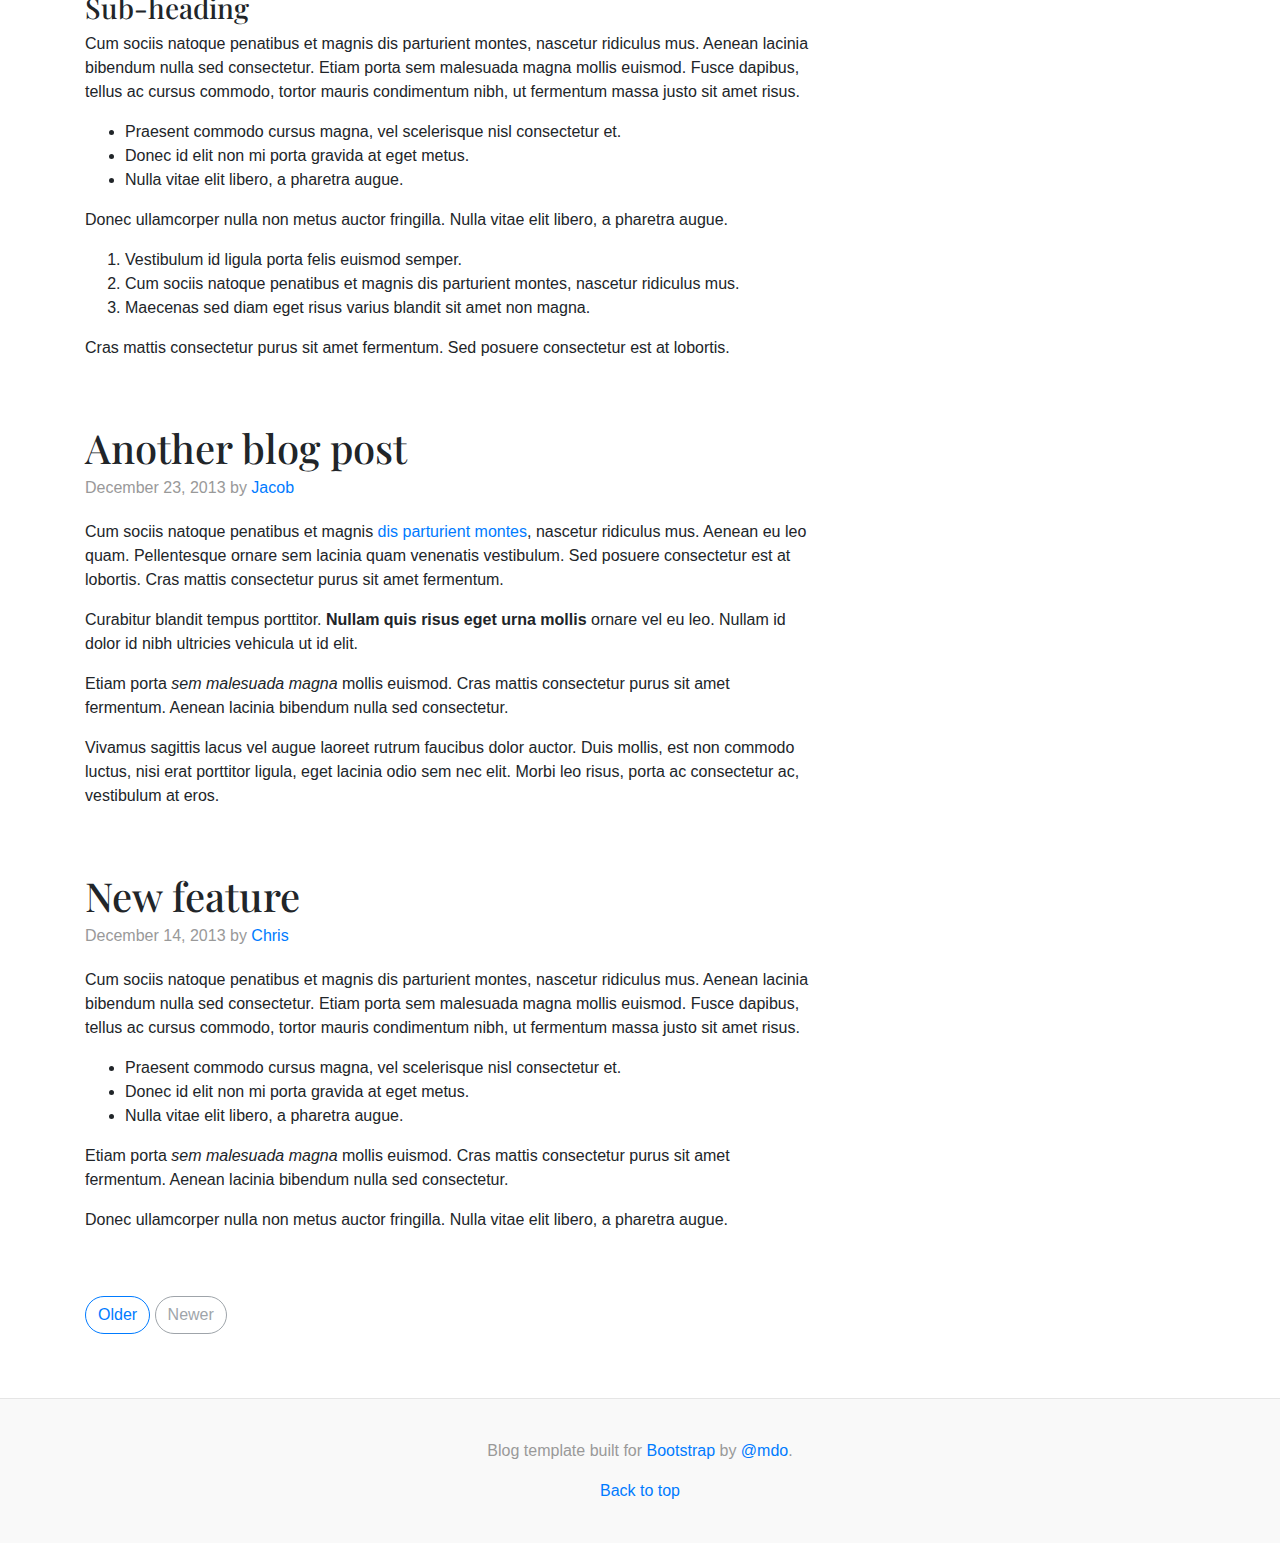
<file: bootstrap-4.5.2-examples/blog/index.html>
<!doctype html>
<html lang="en">
  <head>
    <meta charset="utf-8">
    <meta name="viewport" content="width=device-width, initial-scale=1, shrink-to-fit=no">
    <meta name="description" content="">
    <meta name="author" content="Mark Otto, Jacob Thornton, and Bootstrap contributors">
    <meta name="generator" content="Jekyll v4.1.1">
    <title>Blog Template · Bootstrap</title>

    <link rel="canonical" href="https://getbootstrap.com/docs/4.5/examples/blog/">

    <!-- Bootstrap core CSS -->
<link href="../assets/dist/css/bootstrap.min.css" rel="stylesheet">

    <style>
      .bd-placeholder-img {
        font-size: 1.125rem;
        text-anchor: middle;
        -webkit-user-select: none;
        -moz-user-select: none;
        -ms-user-select: none;
        user-select: none;
      }

      @media (min-width: 768px) {
        .bd-placeholder-img-lg {
          font-size: 3.5rem;
        }
      }
    </style>
    <!-- Custom styles for this template -->
    <link href="https://fonts.googleapis.com/css?family=Playfair+Display:700,900" rel="stylesheet">
    <!-- Custom styles for this template -->
    <link href="blog.css" rel="stylesheet">
  </head>
  <body>
    <div class="container">
  <header class="blog-header py-3">
    <div class="row flex-nowrap justify-content-between align-items-center">
      <div class="col-4 pt-1">
        <a class="text-muted" href="#">Subscribe</a>
      </div>
      <div class="col-4 text-center">
        <a class="blog-header-logo text-dark" href="#">Large</a>
      </div>
      <div class="col-4 d-flex justify-content-end align-items-center">
        <a class="text-muted" href="#" aria-label="Search">
          <svg xmlns="http://www.w3.org/2000/svg" width="20" height="20" fill="none" stroke="currentColor" stroke-linecap="round" stroke-linejoin="round" stroke-width="2" class="mx-3" role="img" viewBox="0 0 24 24" focusable="false"><title>Search</title><circle cx="10.5" cy="10.5" r="7.5"/><path d="M21 21l-5.2-5.2"/></svg>
        </a>
        <a class="btn btn-sm btn-outline-secondary" href="#">Sign up</a>
      </div>
    </div>
  </header>

  <div class="nav-scroller py-1 mb-2">
    <nav class="nav d-flex justify-content-between">
      <a class="p-2 text-muted" href="#">World</a>
      <a class="p-2 text-muted" href="#">U.S.</a>
      <a class="p-2 text-muted" href="#">Technology</a>
      <a class="p-2 text-muted" href="#">Design</a>
      <a class="p-2 text-muted" href="#">Culture</a>
      <a class="p-2 text-muted" href="#">Business</a>
      <a class="p-2 text-muted" href="#">Politics</a>
      <a class="p-2 text-muted" href="#">Opinion</a>
      <a class="p-2 text-muted" href="#">Science</a>
      <a class="p-2 text-muted" href="#">Health</a>
      <a class="p-2 text-muted" href="#">Style</a>
      <a class="p-2 text-muted" href="#">Travel</a>
    </nav>
  </div>

  <div class="jumbotron p-4 p-md-5 text-white rounded bg-dark">
    <div class="col-md-6 px-0">
      <h1 class="display-4 font-italic">Title of a longer featured blog post</h1>
      <p class="lead my-3">Multiple lines of text that form the lede, informing new readers quickly and efficiently about what’s most interesting in this post’s contents.</p>
      <p class="lead mb-0"><a href="#" class="text-white font-weight-bold">Continue reading...</a></p>
    </div>
  </div>

  <div class="row mb-2">
    <div class="col-md-6">
      <div class="row no-gutters border rounded overflow-hidden flex-md-row mb-4 shadow-sm h-md-250 position-relative">
        <div class="col p-4 d-flex flex-column position-static">
          <strong class="d-inline-block mb-2 text-primary">World</strong>
          <h3 class="mb-0">Featured post</h3>
          <div class="mb-1 text-muted">Nov 12</div>
          <p class="card-text mb-auto">This is a wider card with supporting text below as a natural lead-in to additional content.</p>
          <a href="#" class="stretched-link">Continue reading</a>
        </div>
        <div class="col-auto d-none d-lg-block">
          <svg class="bd-placeholder-img" width="200" height="250" xmlns="http://www.w3.org/2000/svg" preserveAspectRatio="xMidYMid slice" focusable="false" role="img" aria-label="Placeholder: Thumbnail"><title>Placeholder</title><rect width="100%" height="100%" fill="#55595c"/><text x="50%" y="50%" fill="#eceeef" dy=".3em">Thumbnail</text></svg>
        </div>
      </div>
    </div>
    <div class="col-md-6">
      <div class="row no-gutters border rounded overflow-hidden flex-md-row mb-4 shadow-sm h-md-250 position-relative">
        <div class="col p-4 d-flex flex-column position-static">
          <strong class="d-inline-block mb-2 text-success">Design</strong>
          <h3 class="mb-0">Post title</h3>
          <div class="mb-1 text-muted">Nov 11</div>
          <p class="mb-auto">This is a wider card with supporting text below as a natural lead-in to additional content.</p>
          <a href="#" class="stretched-link">Continue reading</a>
        </div>
        <div class="col-auto d-none d-lg-block">
          <svg class="bd-placeholder-img" width="200" height="250" xmlns="http://www.w3.org/2000/svg" preserveAspectRatio="xMidYMid slice" focusable="false" role="img" aria-label="Placeholder: Thumbnail"><title>Placeholder</title><rect width="100%" height="100%" fill="#55595c"/><text x="50%" y="50%" fill="#eceeef" dy=".3em">Thumbnail</text></svg>
        </div>
      </div>
    </div>
  </div>
</div>

<main role="main" class="container">
  <div class="row">
    <div class="col-md-8 blog-main">
      <h3 class="pb-4 mb-4 font-italic border-bottom">
        From the Firehose
      </h3>

      <div class="blog-post">
        <h2 class="blog-post-title">Sample blog post</h2>
        <p class="blog-post-meta">January 1, 2014 by <a href="#">Mark</a></p>

        <p>This blog post shows a few different types of content that’s supported and styled with Bootstrap. Basic typography, images, and code are all supported.</p>
        <hr>
        <p>Cum sociis natoque penatibus et magnis <a href="#">dis parturient montes</a>, nascetur ridiculus mus. Aenean eu leo quam. Pellentesque ornare sem lacinia quam venenatis vestibulum. Sed posuere consectetur est at lobortis. Cras mattis consectetur purus sit amet fermentum.</p>
        <blockquote>
          <p>Curabitur blandit tempus porttitor. <strong>Nullam quis risus eget urna mollis</strong> ornare vel eu leo. Nullam id dolor id nibh ultricies vehicula ut id elit.</p>
        </blockquote>
        <p>Etiam porta <em>sem malesuada magna</em> mollis euismod. Cras mattis consectetur purus sit amet fermentum. Aenean lacinia bibendum nulla sed consectetur.</p>
        <h2>Heading</h2>
        <p>Vivamus sagittis lacus vel augue laoreet rutrum faucibus dolor auctor. Duis mollis, est non commodo luctus, nisi erat porttitor ligula, eget lacinia odio sem nec elit. Morbi leo risus, porta ac consectetur ac, vestibulum at eros.</p>
        <h3>Sub-heading</h3>
        <p>Cum sociis natoque penatibus et magnis dis parturient montes, nascetur ridiculus mus.</p>
        <pre><code>Example code block</code></pre>
        <p>Aenean lacinia bibendum nulla sed consectetur. Etiam porta sem malesuada magna mollis euismod. Fusce dapibus, tellus ac cursus commodo, tortor mauris condimentum nibh, ut fermentum massa.</p>
        <h3>Sub-heading</h3>
        <p>Cum sociis natoque penatibus et magnis dis parturient montes, nascetur ridiculus mus. Aenean lacinia bibendum nulla sed consectetur. Etiam porta sem malesuada magna mollis euismod. Fusce dapibus, tellus ac cursus commodo, tortor mauris condimentum nibh, ut fermentum massa justo sit amet risus.</p>
        <ul>
          <li>Praesent commodo cursus magna, vel scelerisque nisl consectetur et.</li>
          <li>Donec id elit non mi porta gravida at eget metus.</li>
          <li>Nulla vitae elit libero, a pharetra augue.</li>
        </ul>
        <p>Donec ullamcorper nulla non metus auctor fringilla. Nulla vitae elit libero, a pharetra augue.</p>
        <ol>
          <li>Vestibulum id ligula porta felis euismod semper.</li>
          <li>Cum sociis natoque penatibus et magnis dis parturient montes, nascetur ridiculus mus.</li>
          <li>Maecenas sed diam eget risus varius blandit sit amet non magna.</li>
        </ol>
        <p>Cras mattis consectetur purus sit amet fermentum. Sed posuere consectetur est at lobortis.</p>
      </div><!-- /.blog-post -->

      <div class="blog-post">
        <h2 class="blog-post-title">Another blog post</h2>
        <p class="blog-post-meta">December 23, 2013 by <a href="#">Jacob</a></p>

        <p>Cum sociis natoque penatibus et magnis <a href="#">dis parturient montes</a>, nascetur ridiculus mus. Aenean eu leo quam. Pellentesque ornare sem lacinia quam venenatis vestibulum. Sed posuere consectetur est at lobortis. Cras mattis consectetur purus sit amet fermentum.</p>
        <blockquote>
          <p>Curabitur blandit tempus porttitor. <strong>Nullam quis risus eget urna mollis</strong> ornare vel eu leo. Nullam id dolor id nibh ultricies vehicula ut id elit.</p>
        </blockquote>
        <p>Etiam porta <em>sem malesuada magna</em> mollis euismod. Cras mattis consectetur purus sit amet fermentum. Aenean lacinia bibendum nulla sed consectetur.</p>
        <p>Vivamus sagittis lacus vel augue laoreet rutrum faucibus dolor auctor. Duis mollis, est non commodo luctus, nisi erat porttitor ligula, eget lacinia odio sem nec elit. Morbi leo risus, porta ac consectetur ac, vestibulum at eros.</p>
      </div><!-- /.blog-post -->

      <div class="blog-post">
        <h2 class="blog-post-title">New feature</h2>
        <p class="blog-post-meta">December 14, 2013 by <a href="#">Chris</a></p>

        <p>Cum sociis natoque penatibus et magnis dis parturient montes, nascetur ridiculus mus. Aenean lacinia bibendum nulla sed consectetur. Etiam porta sem malesuada magna mollis euismod. Fusce dapibus, tellus ac cursus commodo, tortor mauris condimentum nibh, ut fermentum massa justo sit amet risus.</p>
        <ul>
          <li>Praesent commodo cursus magna, vel scelerisque nisl consectetur et.</li>
          <li>Donec id elit non mi porta gravida at eget metus.</li>
          <li>Nulla vitae elit libero, a pharetra augue.</li>
        </ul>
        <p>Etiam porta <em>sem malesuada magna</em> mollis euismod. Cras mattis consectetur purus sit amet fermentum. Aenean lacinia bibendum nulla sed consectetur.</p>
        <p>Donec ullamcorper nulla non metus auctor fringilla. Nulla vitae elit libero, a pharetra augue.</p>
      </div><!-- /.blog-post -->

      <nav class="blog-pagination">
        <a class="btn btn-outline-primary" href="#">Older</a>
        <a class="btn btn-outline-secondary disabled" href="#" tabindex="-1" aria-disabled="true">Newer</a>
      </nav>

    </div><!-- /.blog-main -->

    <aside class="col-md-4 blog-sidebar">
      <div class="p-4 mb-3 bg-light rounded">
        <h4 class="font-italic">About</h4>
        <p class="mb-0">Etiam porta <em>sem malesuada magna</em> mollis euismod. Cras mattis consectetur purus sit amet fermentum. Aenean lacinia bibendum nulla sed consectetur.</p>
      </div>

      <div class="p-4">
        <h4 class="font-italic">Archives</h4>
        <ol class="list-unstyled mb-0">
          <li><a href="#">March 2014</a></li>
          <li><a href="#">February 2014</a></li>
          <li><a href="#">January 2014</a></li>
          <li><a href="#">December 2013</a></li>
          <li><a href="#">November 2013</a></li>
          <li><a href="#">October 2013</a></li>
          <li><a href="#">September 2013</a></li>
          <li><a href="#">August 2013</a></li>
          <li><a href="#">July 2013</a></li>
          <li><a href="#">June 2013</a></li>
          <li><a href="#">May 2013</a></li>
          <li><a href="#">April 2013</a></li>
        </ol>
      </div>

      <div class="p-4">
        <h4 class="font-italic">Elsewhere</h4>
        <ol class="list-unstyled">
          <li><a href="#">GitHub</a></li>
          <li><a href="#">Twitter</a></li>
          <li><a href="#">Facebook</a></li>
        </ol>
      </div>
    </aside><!-- /.blog-sidebar -->

  </div><!-- /.row -->

</main><!-- /.container -->

<footer class="blog-footer">
  <p>Blog template built for <a href="https://getbootstrap.com/">Bootstrap</a> by <a href="https://twitter.com/mdo">@mdo</a>.</p>
  <p>
    <a href="#">Back to top</a>
  </p>
</footer>
</body>
</html>
</file>
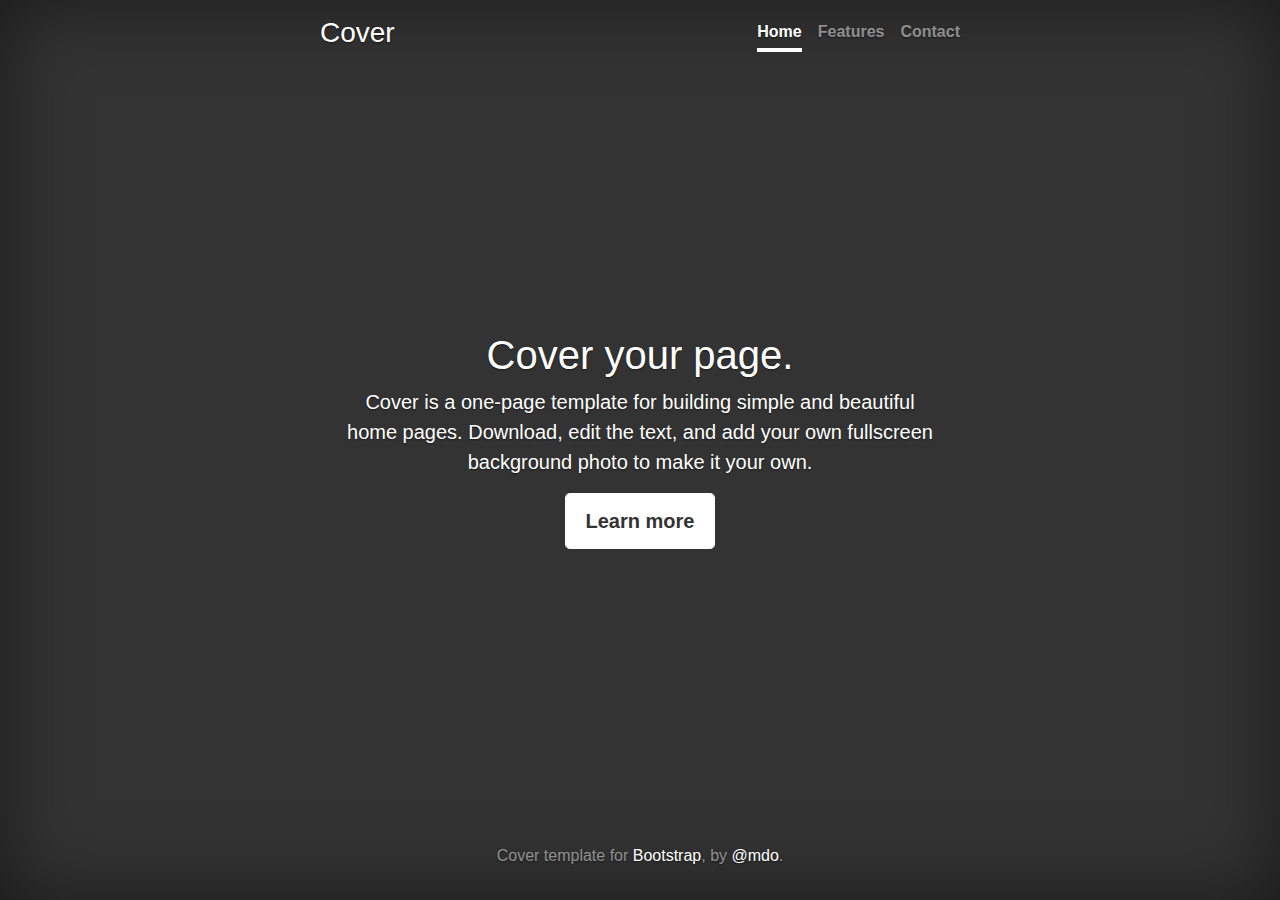
<file: bootstrap-4.5.2-examples/cover/index.html>
<!doctype html>
<html lang="en">
  <head>
    <meta charset="utf-8">
    <meta name="viewport" content="width=device-width, initial-scale=1, shrink-to-fit=no">
    <meta name="description" content="">
    <meta name="author" content="Mark Otto, Jacob Thornton, and Bootstrap contributors">
    <meta name="generator" content="Jekyll v4.1.1">
    <title>Cover Template · Bootstrap</title>

    <link rel="canonical" href="https://getbootstrap.com/docs/4.5/examples/cover/">

    <!-- Bootstrap core CSS -->
<link href="../assets/dist/css/bootstrap.min.css" rel="stylesheet">

    <style>
      .bd-placeholder-img {
        font-size: 1.125rem;
        text-anchor: middle;
        -webkit-user-select: none;
        -moz-user-select: none;
        -ms-user-select: none;
        user-select: none;
      }

      @media (min-width: 768px) {
        .bd-placeholder-img-lg {
          font-size: 3.5rem;
        }
      }
    </style>
    <!-- Custom styles for this template -->
    <link href="cover.css" rel="stylesheet">
  </head>
  <body class="text-center">
    <div class="cover-container d-flex w-100 h-100 p-3 mx-auto flex-column">
  <header class="masthead mb-auto">
    <div class="inner">
      <h3 class="masthead-brand">Cover</h3>
      <nav class="nav nav-masthead justify-content-center">
        <a class="nav-link active" href="#">Home</a>
        <a class="nav-link" href="#">Features</a>
        <a class="nav-link" href="#">Contact</a>
      </nav>
    </div>
  </header>

  <main role="main" class="inner cover">
    <h1 class="cover-heading">Cover your page.</h1>
    <p class="lead">Cover is a one-page template for building simple and beautiful home pages. Download, edit the text, and add your own fullscreen background photo to make it your own.</p>
    <p class="lead">
      <a href="#" class="btn btn-lg btn-secondary">Learn more</a>
    </p>
  </main>

  <footer class="mastfoot mt-auto">
    <div class="inner">
      <p>Cover template for <a href="https://getbootstrap.com/">Bootstrap</a>, by <a href="https://twitter.com/mdo">@mdo</a>.</p>
    </div>
  </footer>
</div>
</body>
</html>
</file>
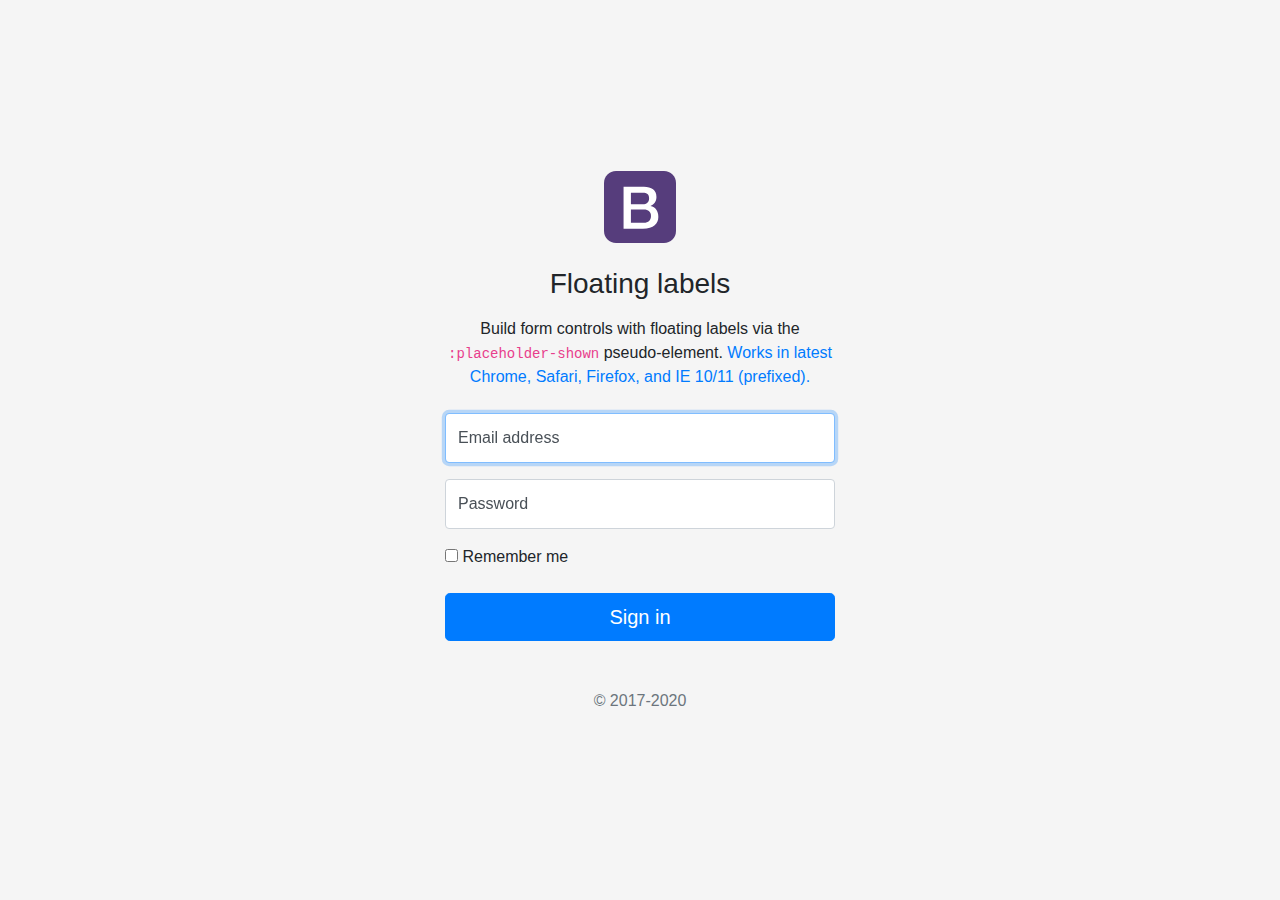
<file: bootstrap-4.5.2-examples/floating-labels/index.html>
<!doctype html>
<html lang="en">
  <head>
    <meta charset="utf-8">
    <meta name="viewport" content="width=device-width, initial-scale=1, shrink-to-fit=no">
    <meta name="description" content="">
    <meta name="author" content="Mark Otto, Jacob Thornton, and Bootstrap contributors">
    <meta name="generator" content="Jekyll v4.1.1">
    <title>Floating labels example · Bootstrap</title>

    <link rel="canonical" href="https://getbootstrap.com/docs/4.5/examples/floating-labels/">

    <!-- Bootstrap core CSS -->
<link href="../assets/dist/css/bootstrap.min.css" rel="stylesheet">

    <style>
      .bd-placeholder-img {
        font-size: 1.125rem;
        text-anchor: middle;
        -webkit-user-select: none;
        -moz-user-select: none;
        -ms-user-select: none;
        user-select: none;
      }

      @media (min-width: 768px) {
        .bd-placeholder-img-lg {
          font-size: 3.5rem;
        }
      }
    </style>
    <!-- Custom styles for this template -->
    <link href="floating-labels.css" rel="stylesheet">
  </head>
  <body>
    <form class="form-signin">
  <div class="text-center mb-4">
    <img class="mb-4" src="../assets/brand/bootstrap-solid.svg" alt="" width="72" height="72">
    <h1 class="h3 mb-3 font-weight-normal">Floating labels</h1>
    <p>Build form controls with floating labels via the <code>:placeholder-shown</code> pseudo-element. <a href="https://caniuse.com/#feat=css-placeholder-shown">Works in latest Chrome, Safari, Firefox, and IE 10/11 (prefixed).</a></p>
  </div>

  <div class="form-label-group">
    <input type="email" id="inputEmail" class="form-control" placeholder="Email address" required autofocus>
    <label for="inputEmail">Email address</label>
  </div>

  <div class="form-label-group">
    <input type="password" id="inputPassword" class="form-control" placeholder="Password" required>
    <label for="inputPassword">Password</label>
  </div>

  <div class="checkbox mb-3">
    <label>
      <input type="checkbox" value="remember-me"> Remember me
    </label>
  </div>
  <button class="btn btn-lg btn-primary btn-block" type="submit">Sign in</button>
  <p class="mt-5 mb-3 text-muted text-center">&copy; 2017-2020</p>
</form>
</body>
</html>
</file>
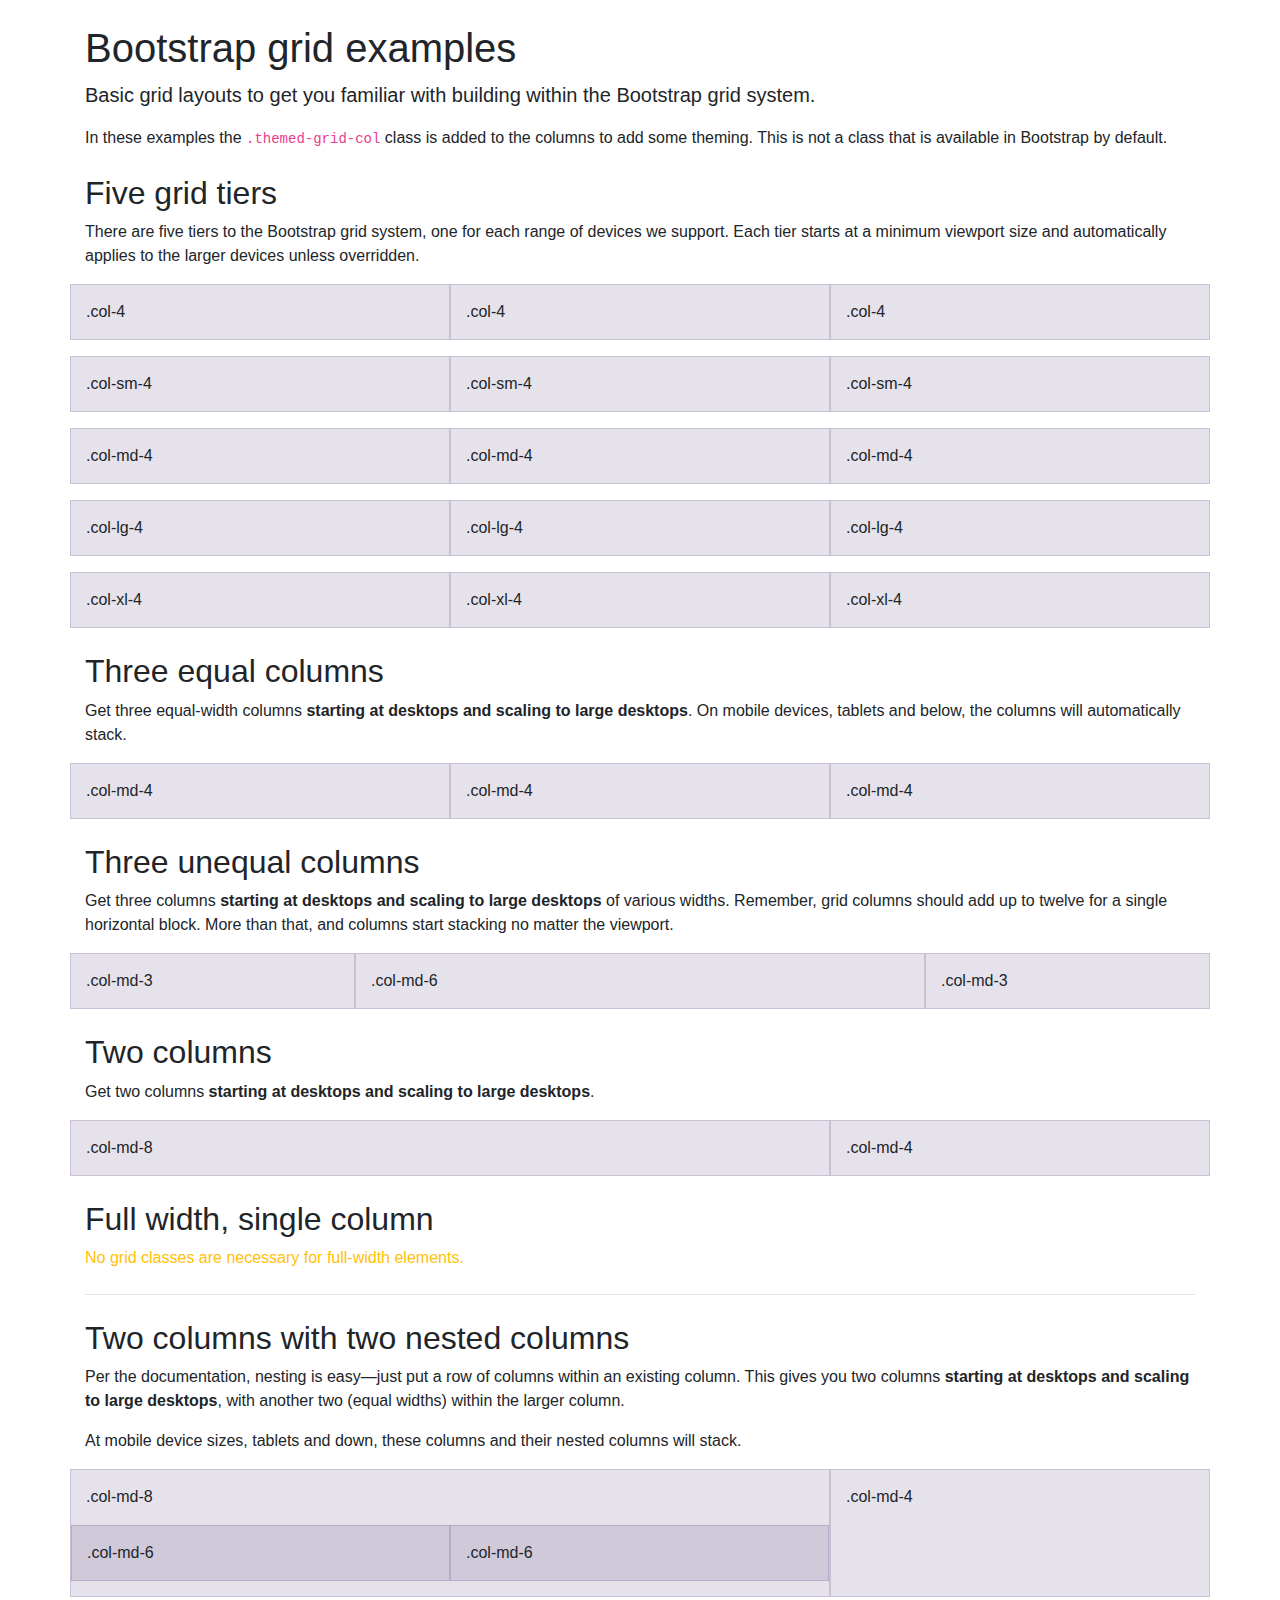
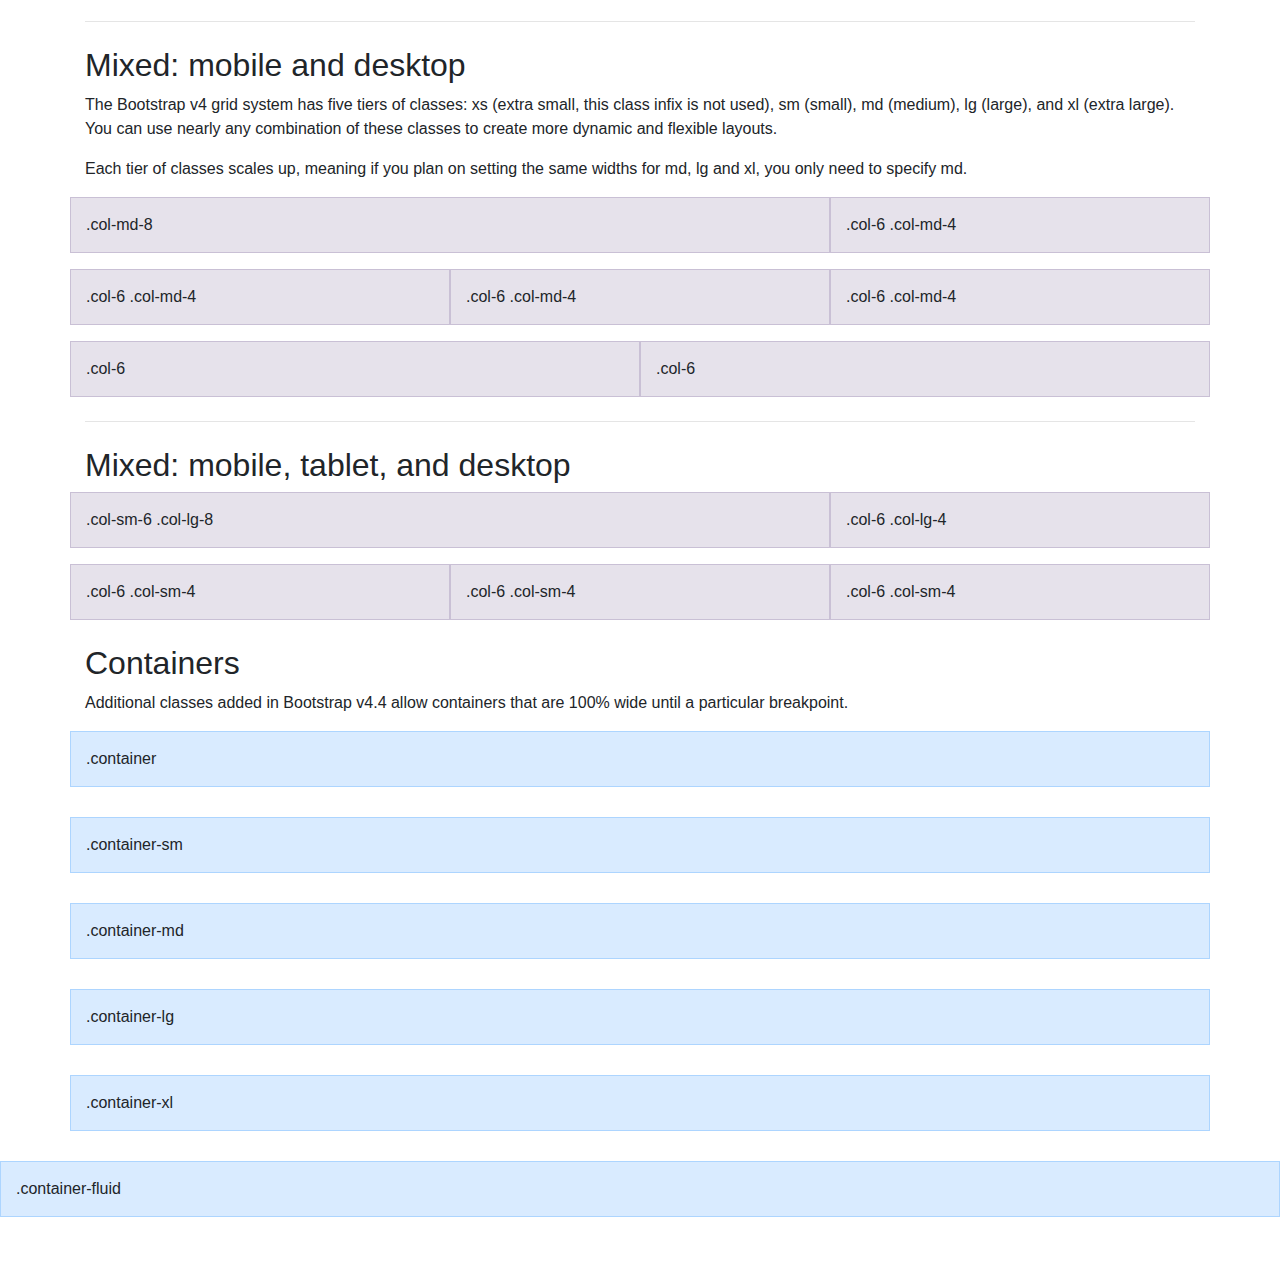
<file: bootstrap-4.5.2-examples/grid/index.html>
<!doctype html>
<html lang="en">
  <head>
    <meta charset="utf-8">
    <meta name="viewport" content="width=device-width, initial-scale=1, shrink-to-fit=no">
    <meta name="description" content="">
    <meta name="author" content="Mark Otto, Jacob Thornton, and Bootstrap contributors">
    <meta name="generator" content="Jekyll v4.1.1">
    <title>Grid Template · Bootstrap</title>

    <link rel="canonical" href="https://getbootstrap.com/docs/4.5/examples/grid/">

    <!-- Bootstrap core CSS -->
<link href="../assets/dist/css/bootstrap.min.css" rel="stylesheet">

    <style>
      .bd-placeholder-img {
        font-size: 1.125rem;
        text-anchor: middle;
        -webkit-user-select: none;
        -moz-user-select: none;
        -ms-user-select: none;
        user-select: none;
      }

      @media (min-width: 768px) {
        .bd-placeholder-img-lg {
          font-size: 3.5rem;
        }
      }
    </style>
    <!-- Custom styles for this template -->
    <link href="grid.css" rel="stylesheet">
  </head>
  <body class="py-4">
    <div class="container">

  <h1>Bootstrap grid examples</h1>
  <p class="lead">Basic grid layouts to get you familiar with building within the Bootstrap grid system.</p>
  <p>In these examples the <code>.themed-grid-col</code> class is added to the columns to add some theming. This is not a class that is available in Bootstrap by default.</p>

  <h2 class="mt-4">Five grid tiers</h2>
  <p>There are five tiers to the Bootstrap grid system, one for each range of devices we support. Each tier starts at a minimum viewport size and automatically applies to the larger devices unless overridden.</p>

  <div class="row mb-3">
    <div class="col-4 themed-grid-col">.col-4</div>
    <div class="col-4 themed-grid-col">.col-4</div>
    <div class="col-4 themed-grid-col">.col-4</div>
  </div>

  <div class="row mb-3">
    <div class="col-sm-4 themed-grid-col">.col-sm-4</div>
    <div class="col-sm-4 themed-grid-col">.col-sm-4</div>
    <div class="col-sm-4 themed-grid-col">.col-sm-4</div>
  </div>

  <div class="row mb-3">
    <div class="col-md-4 themed-grid-col">.col-md-4</div>
    <div class="col-md-4 themed-grid-col">.col-md-4</div>
    <div class="col-md-4 themed-grid-col">.col-md-4</div>
  </div>

  <div class="row mb-3">
    <div class="col-lg-4 themed-grid-col">.col-lg-4</div>
    <div class="col-lg-4 themed-grid-col">.col-lg-4</div>
    <div class="col-lg-4 themed-grid-col">.col-lg-4</div>
  </div>

  <div class="row mb-3">
    <div class="col-xl-4 themed-grid-col">.col-xl-4</div>
    <div class="col-xl-4 themed-grid-col">.col-xl-4</div>
    <div class="col-xl-4 themed-grid-col">.col-xl-4</div>
  </div>

  <h2 class="mt-4">Three equal columns</h2>
  <p>Get three equal-width columns <strong>starting at desktops and scaling to large desktops</strong>. On mobile devices, tablets and below, the columns will automatically stack.</p>
  <div class="row mb-3">
    <div class="col-md-4 themed-grid-col">.col-md-4</div>
    <div class="col-md-4 themed-grid-col">.col-md-4</div>
    <div class="col-md-4 themed-grid-col">.col-md-4</div>
  </div>

  <h2 class="mt-4">Three unequal columns</h2>
  <p>Get three columns <strong>starting at desktops and scaling to large desktops</strong> of various widths. Remember, grid columns should add up to twelve for a single horizontal block. More than that, and columns start stacking no matter the viewport.</p>
  <div class="row mb-3">
    <div class="col-md-3 themed-grid-col">.col-md-3</div>
    <div class="col-md-6 themed-grid-col">.col-md-6</div>
    <div class="col-md-3 themed-grid-col">.col-md-3</div>
  </div>

  <h2 class="mt-4">Two columns</h2>
  <p>Get two columns <strong>starting at desktops and scaling to large desktops</strong>.</p>
  <div class="row mb-3">
    <div class="col-md-8 themed-grid-col">.col-md-8</div>
    <div class="col-md-4 themed-grid-col">.col-md-4</div>
  </div>

  <h2 class="mt-4">Full width, single column</h2>
  <p class="text-warning">
    No grid classes are necessary for full-width elements.
  </p>

  <hr class="my-4">

  <h2 class="mt-4">Two columns with two nested columns</h2>
  <p>Per the documentation, nesting is easy—just put a row of columns within an existing column. This gives you two columns <strong>starting at desktops and scaling to large desktops</strong>, with another two (equal widths) within the larger column.</p>
  <p>At mobile device sizes, tablets and down, these columns and their nested columns will stack.</p>
  <div class="row mb-3">
    <div class="col-md-8 themed-grid-col">
      <div class="pb-3">
        .col-md-8
      </div>
      <div class="row">
        <div class="col-md-6 themed-grid-col">.col-md-6</div>
        <div class="col-md-6 themed-grid-col">.col-md-6</div>
      </div>
    </div>
    <div class="col-md-4 themed-grid-col">.col-md-4</div>
  </div>

  <hr class="my-4">

  <h2 class="mt-4">Mixed: mobile and desktop</h2>
  <p>The Bootstrap v4 grid system has five tiers of classes: xs (extra small, this class infix is not used), sm (small), md (medium), lg (large), and xl (extra large). You can use nearly any combination of these classes to create more dynamic and flexible layouts.</p>
  <p>Each tier of classes scales up, meaning if you plan on setting the same widths for md, lg and xl, you only need to specify md.</p>
  <div class="row mb-3">
    <div class="col-md-8 themed-grid-col">.col-md-8</div>
    <div class="col-6 col-md-4 themed-grid-col">.col-6 .col-md-4</div>
  </div>
  <div class="row mb-3">
    <div class="col-6 col-md-4 themed-grid-col">.col-6 .col-md-4</div>
    <div class="col-6 col-md-4 themed-grid-col">.col-6 .col-md-4</div>
    <div class="col-6 col-md-4 themed-grid-col">.col-6 .col-md-4</div>
  </div>
  <div class="row mb-3">
    <div class="col-6 themed-grid-col">.col-6</div>
    <div class="col-6 themed-grid-col">.col-6</div>
  </div>

  <hr class="my-4">

  <h2 class="mt-4">Mixed: mobile, tablet, and desktop</h2>
  <div class="row mb-3">
    <div class="col-sm-6 col-lg-8 themed-grid-col">.col-sm-6 .col-lg-8</div>
    <div class="col-6 col-lg-4 themed-grid-col">.col-6 .col-lg-4</div>
  </div>
  <div class="row mb-3">
    <div class="col-6 col-sm-4 themed-grid-col">.col-6 .col-sm-4</div>
    <div class="col-6 col-sm-4 themed-grid-col">.col-6 .col-sm-4</div>
    <div class="col-6 col-sm-4 themed-grid-col">.col-6 .col-sm-4</div>
  </div>

</div>

<div class="container" id="containers">
  <h2 class="mt-4">Containers</h2>
  <p>Additional classes added in Bootstrap v4.4 allow containers that are 100% wide until a particular breakpoint.</p>
</div>

<div class="container themed-container">.container</div>
<div class="container-sm themed-container">.container-sm</div>
<div class="container-md themed-container">.container-md</div>
<div class="container-lg themed-container">.container-lg</div>
<div class="container-xl themed-container">.container-xl</div>
<div class="container-fluid themed-container">.container-fluid</div>
</body>
</html>
</file>
<file: estilos.css>
@import url(estilo_hijo.css);

/* valores iniciales de la pagina */

* {
    margin: 0;
    padding: 0;
    box-sizing: border-box;
    /* calcular automaticamente el ancho de las cajas
     y evita que ante padding se coloque una bajo otra */
}

.contenedor {
    width: 80%;
    height: 500px;
    background: brown;
    margin: 5px auto;
    display: flex;
    /*  indica que se trabajara bajon la estructura de cajas flexibles (Flexbox) 
    una caracteristica de flex, es que sin importar la cantidad de elementos (hijos)
    estos comparten el mismo tamaño (sin importar el ancho de ellos)
    */
    flex-direction: row;
    /* row = se alinean las cajas de izq. a derecha */
    /* row-reverse = alinea las cajas desde el costado derecho al izq.*/
    /* column = alinea las cajas en columnas */
    /* column-reverse = aliena las cajas de abajo hacia arriba*/
    flex-wrap: wrap;
    /* respetara o no los tamaños de los componentes hijos */
    /* wrap = respetar tamaños de <DIV> */
    /* nowrap = no respetar el tamaño y dejar que "display:flex" ajuste los <DIV> */
    justify-content: flex-start;
    /* justifica los elementos hijo en el interior de contenedor*/
    /* center = los deja al centro */
    /* flex-start = alinear desde izq. a derecha */
    /* flex-end = alinear desde derecha a izq.*/
    /* space-between = genera un espacio entre elementos */
    /* space-around = genera espacios proporcionales (incluido margenes)*/
    align-items: flex-start;
    /* determina el posicionamiento de los elementos segun contenido */
    /* baseline = alinea el contenido */
    /* flex-end = posiciona los elementos al final del contenedor*/
    /* flex-start = posiciona los elementos al inicio del contenedor*/
    /* center = posiciona los elementos justo al centro (entre el alto)*/
    /* stretch = deja el 100% de alto para el objeto (este no debe tener alto)*/
    /*    align-content: space-around;*/
    /* ocupamos el align-content cuando tenemos un listado de varios elementos internos
    para organizar */
    /* center = organizar al centro */
    /* flex-start = organiza arriba del contenedor */
    /* flex-end = organiza abajo del contenedor */
    /* space-between = organiza elementos dejando espacios en medio */
    /* space-around = respeta los padding dejando los elementos de forma pareja*/
}
</file>
<file: bootstrap-4.5.2-examples/blog/blog.css>
/* stylelint-disable selector-list-comma-newline-after */

.blog-header {
  line-height: 1;
  border-bottom: 1px solid #e5e5e5;
}

.blog-header-logo {
  font-family: "Playfair Display", Georgia, "Times New Roman", serif;
  font-size: 2.25rem;
}

.blog-header-logo:hover {
  text-decoration: none;
}

h1, h2, h3, h4, h5, h6 {
  font-family: "Playfair Display", Georgia, "Times New Roman", serif;
}

.display-4 {
  font-size: 2.5rem;
}
@media (min-width: 768px) {
  .display-4 {
    font-size: 3rem;
  }
}

.nav-scroller {
  position: relative;
  z-index: 2;
  height: 2.75rem;
  overflow-y: hidden;
}

.nav-scroller .nav {
  display: -ms-flexbox;
  display: flex;
  -ms-flex-wrap: nowrap;
  flex-wrap: nowrap;
  padding-bottom: 1rem;
  margin-top: -1px;
  overflow-x: auto;
  text-align: center;
  white-space: nowrap;
  -webkit-overflow-scrolling: touch;
}

.nav-scroller .nav-link {
  padding-top: .75rem;
  padding-bottom: .75rem;
  font-size: .875rem;
}

.card-img-right {
  height: 100%;
  border-radius: 0 3px 3px 0;
}

.flex-auto {
  -ms-flex: 0 0 auto;
  flex: 0 0 auto;
}

.h-250 { height: 250px; }
@media (min-width: 768px) {
  .h-md-250 { height: 250px; }
}

/* Pagination */
.blog-pagination {
  margin-bottom: 4rem;
}
.blog-pagination > .btn {
  border-radius: 2rem;
}

/*
 * Blog posts
 */
.blog-post {
  margin-bottom: 4rem;
}
.blog-post-title {
  margin-bottom: .25rem;
  font-size: 2.5rem;
}
.blog-post-meta {
  margin-bottom: 1.25rem;
  color: #999;
}

/*
 * Footer
 */
.blog-footer {
  padding: 2.5rem 0;
  color: #999;
  text-align: center;
  background-color: #f9f9f9;
  border-top: .05rem solid #e5e5e5;
}
.blog-footer p:last-child {
  margin-bottom: 0;
}
</file>
<file: bootstrap-4.5.2-examples/cover/cover.css>
/*
 * Globals
 */

/* Links */
a,
a:focus,
a:hover {
  color: #fff;
}

/* Custom default button */
.btn-secondary,
.btn-secondary:hover,
.btn-secondary:focus {
  color: #333;
  text-shadow: none; /* Prevent inheritance from `body` */
  background-color: #fff;
  border: .05rem solid #fff;
}


/*
 * Base structure
 */

html,
body {
  height: 100%;
  background-color: #333;
}

body {
  display: -ms-flexbox;
  display: flex;
  color: #fff;
  text-shadow: 0 .05rem .1rem rgba(0, 0, 0, .5);
  box-shadow: inset 0 0 5rem rgba(0, 0, 0, .5);
}

.cover-container {
  max-width: 42em;
}


/*
 * Header
 */
.masthead {
  margin-bottom: 2rem;
}

.masthead-brand {
  margin-bottom: 0;
}

.nav-masthead .nav-link {
  padding: .25rem 0;
  font-weight: 700;
  color: rgba(255, 255, 255, .5);
  background-color: transparent;
  border-bottom: .25rem solid transparent;
}

.nav-masthead .nav-link:hover,
.nav-masthead .nav-link:focus {
  border-bottom-color: rgba(255, 255, 255, .25);
}

.nav-masthead .nav-link + .nav-link {
  margin-left: 1rem;
}

.nav-masthead .active {
  color: #fff;
  border-bottom-color: #fff;
}

@media (min-width: 48em) {
  .masthead-brand {
    float: left;
  }
  .nav-masthead {
    float: right;
  }
}


/*
 * Cover
 */
.cover {
  padding: 0 1.5rem;
}
.cover .btn-lg {
  padding: .75rem 1.25rem;
  font-weight: 700;
}


/*
 * Footer
 */
.mastfoot {
  color: rgba(255, 255, 255, .5);
}
</file>
<file: bootstrap-4.5.2-examples/floating-labels/floating-labels.css>
html,
body {
  height: 100%;
}

body {
  display: -ms-flexbox;
  display: flex;
  -ms-flex-align: center;
  align-items: center;
  padding-top: 40px;
  padding-bottom: 40px;
  background-color: #f5f5f5;
}

.form-signin {
  width: 100%;
  max-width: 420px;
  padding: 15px;
  margin: auto;
}

.form-label-group {
  position: relative;
  margin-bottom: 1rem;
}

.form-label-group input,
.form-label-group label {
  height: 3.125rem;
  padding: .75rem;
}

.form-label-group label {
  position: absolute;
  top: 0;
  left: 0;
  display: block;
  width: 100%;
  margin-bottom: 0; /* Override default `<label>` margin */
  line-height: 1.5;
  color: #495057;
  pointer-events: none;
  cursor: text; /* Match the input under the label */
  border: 1px solid transparent;
  border-radius: .25rem;
  transition: all .1s ease-in-out;
}

.form-label-group input::-webkit-input-placeholder {
  color: transparent;
}

.form-label-group input::-moz-placeholder {
  color: transparent;
}

.form-label-group input:-ms-input-placeholder {
  color: transparent;
}

.form-label-group input::-ms-input-placeholder {
  color: transparent;
}

.form-label-group input::placeholder {
  color: transparent;
}

.form-label-group input:not(:-moz-placeholder-shown) {
  padding-top: 1.25rem;
  padding-bottom: .25rem;
}

.form-label-group input:not(:-ms-input-placeholder) {
  padding-top: 1.25rem;
  padding-bottom: .25rem;
}

.form-label-group input:not(:placeholder-shown) {
  padding-top: 1.25rem;
  padding-bottom: .25rem;
}

.form-label-group input:not(:-moz-placeholder-shown) ~ label {
  padding-top: .25rem;
  padding-bottom: .25rem;
  font-size: 12px;
  color: #777;
}

.form-label-group input:not(:-ms-input-placeholder) ~ label {
  padding-top: .25rem;
  padding-bottom: .25rem;
  font-size: 12px;
  color: #777;
}

.form-label-group input:not(:placeholder-shown) ~ label {
  padding-top: .25rem;
  padding-bottom: .25rem;
  font-size: 12px;
  color: #777;
}

/* Fallback for Edge
-------------------------------------------------- */
@supports (-ms-ime-align: auto) {
  .form-label-group {
    display: -ms-flexbox;
    display: flex;
    -ms-flex-direction: column-reverse;
    flex-direction: column-reverse;
  }

  .form-label-group label {
    position: static;
  }

  .form-label-group input::-ms-input-placeholder {
    color: #777;
  }
}
</file>
<file: bootstrap-4.5.2-examples/grid/grid.css>
.themed-grid-col {
  padding-top: 15px;
  padding-bottom: 15px;
  background-color: rgba(86, 61, 124, .15);
  border: 1px solid rgba(86, 61, 124, .2);
}

.themed-container {
  padding: 15px;
  margin-bottom: 30px;
  background-color: rgba(0, 123, 255, .15);
  border: 1px solid rgba(0, 123, 255, .2);
}
</file>
